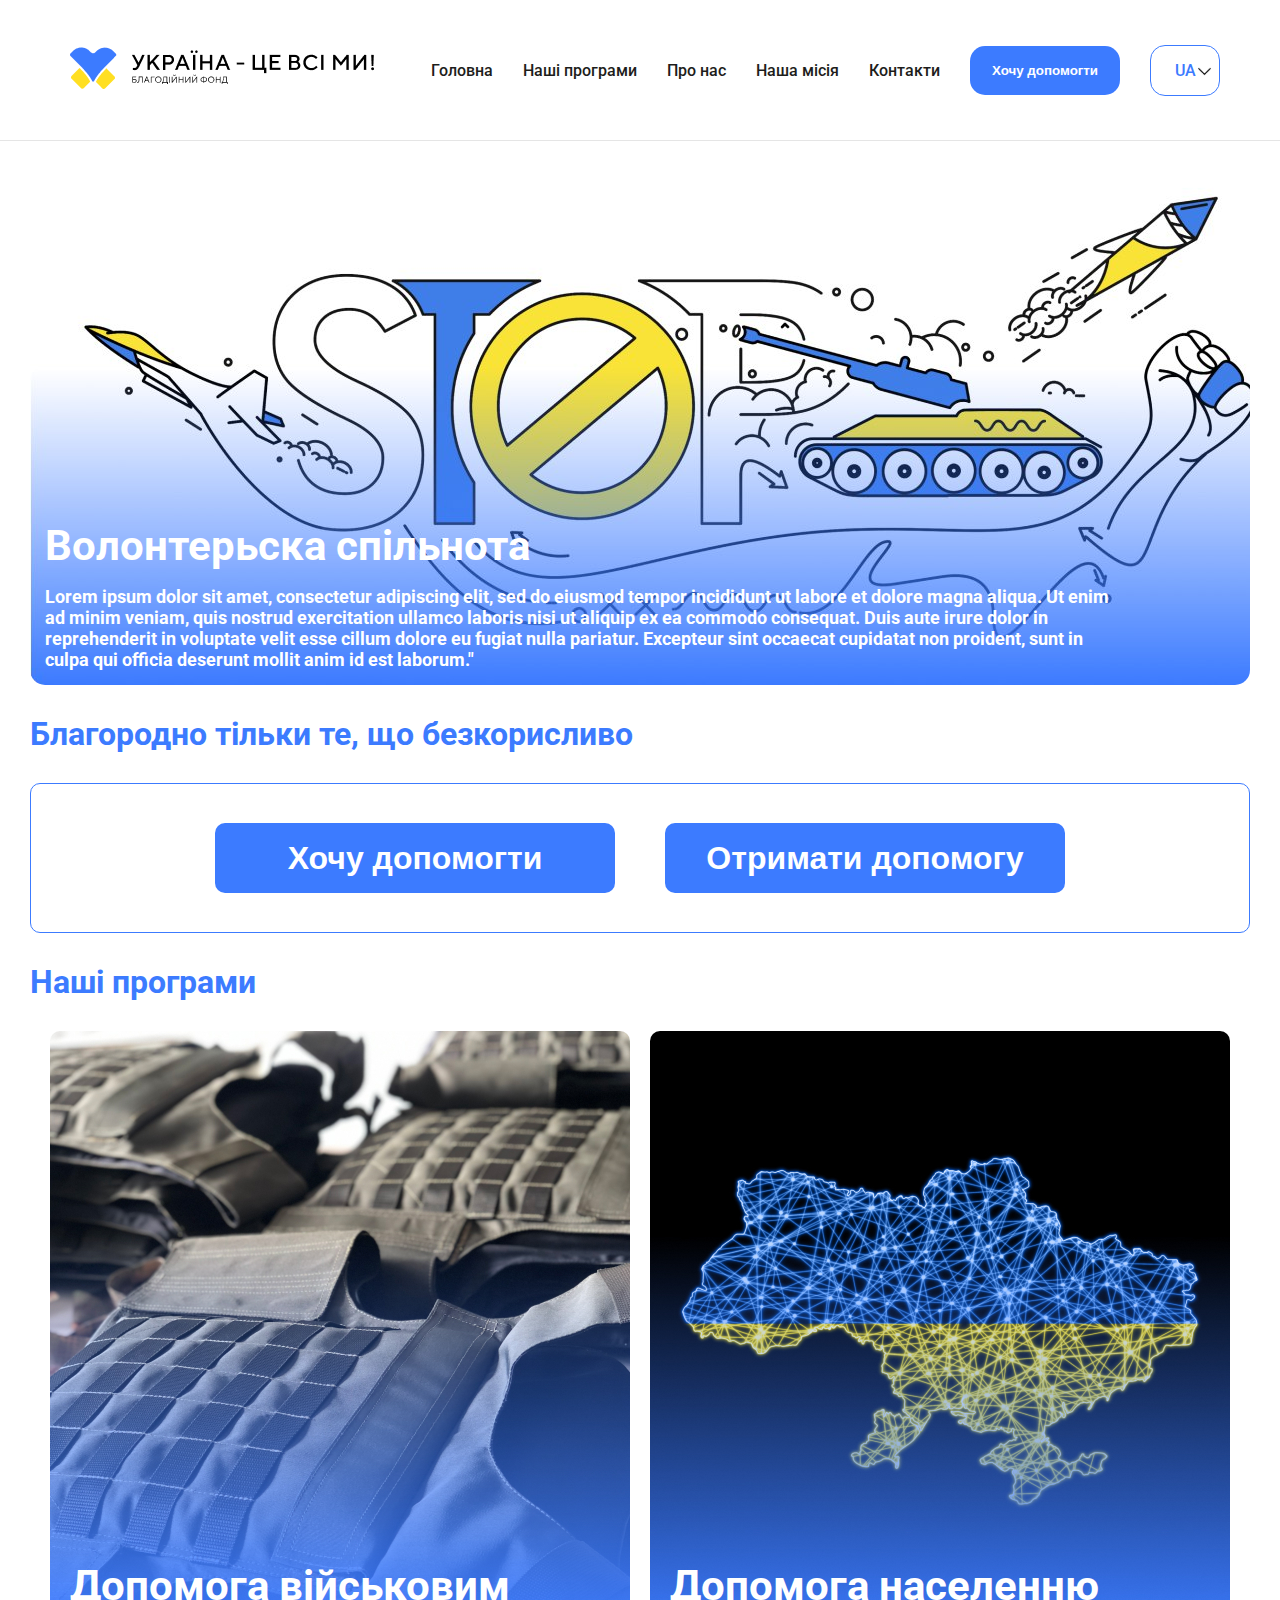
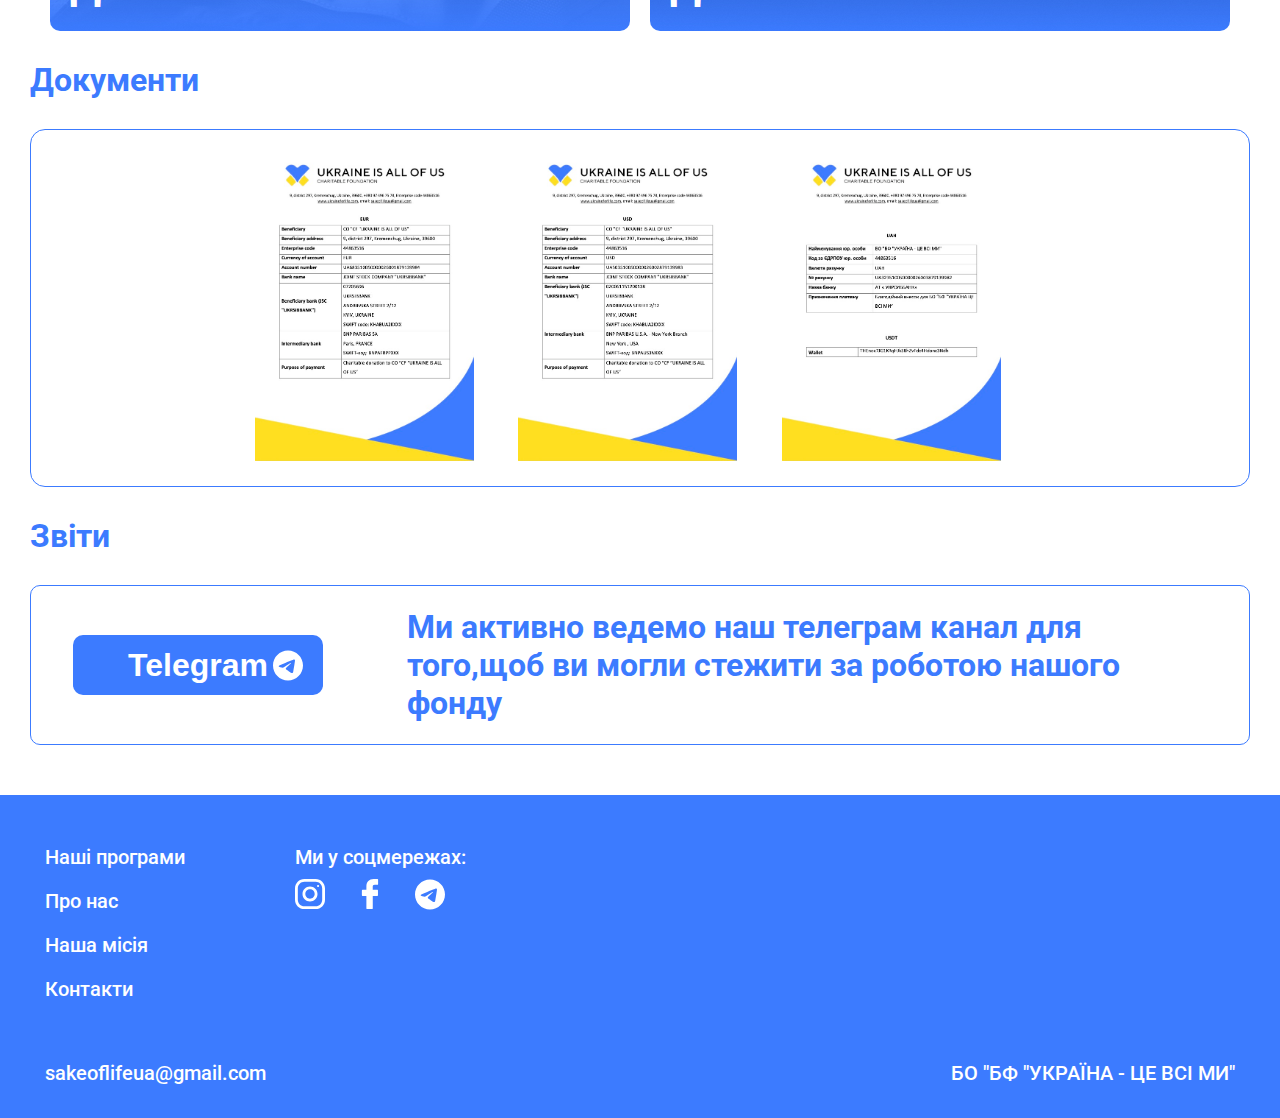
<file: index.html>
<!DOCTYPE html>
<html lang="en">

<head>
    <meta charset="UTF-8">
    <meta http-equiv="X-UA-Compatible" content="IE=edge">
    <meta name="viewport" content="width=device-width, initial-scale=1.0">
    <link rel="stylesheet" href="./assets/css/style.css">
    <title>Ukraine for life</title>
</head>

<body>
    <div class="wrapper">
        <section>
            <header class="header">
                <div class="header__container">
                    <div class="header__menu menu">
                        <div class="header__logo">
                            <a href="./index.html"><img src="./assets/img/Logo.png" alt=""></a>
                        </div>
                        <button class="header__icon">
                            <span></span>
                        </button>
                        <nav class="menu__body">
                            <ul class="menu__list">
                                <li class="menu__link"><a class="menu__link-padding" lang-key="en_1"
                                        href="./index.html">Головна</a></li>
                                <li class="menu__link"><a class="menu__link-padding" lang-key="en_2"
                                        href="./programs.html">Наші програми</a></li>
                                <li class="menu__link"><a class="menu__link-padding" lang-key="en_3"
                                        href="./about.html">Про нас</a></li>
                                <li class="menu__link"><a class="menu__link-padding" lang-key="en_4"
                                        href="./mission.html">Наша місія</a></li>
                                <li class="menu__link"><a class="menu__link-padding" lang-key="en_5"
                                        href="./сontacts.html">Контакти</a></li>
                                <button class="menu__btn"> <a lang-key="en_6" href="./сontacts.html">Хочу допомогти
                                    </a></button>
                                <li class="menu__lang"><a class="uashow" href="#">UA</a><a class="enhidden"
                                        href="#">EN</a></li>
                                <li class="menu__langhidden"><a class="uashowsmall" href="#">UA</a><a
                                        class="enhiddensmall" href="#">EN</a></li>
                                <ul class="menu__sub-list">
                                    <li data-lang="ua" id="ukrbtn" class="menu__sub-ualang"><a href="#">UA</a></li>
                                    <li data-lang="en" id="enbtn" class="menu__sub-enlang"><a href="#">EN</a></li>
                                </ul>
                            </ul>
                        </nav>
                    </div>
                </div>
            </header>
        </section>
        <section>
            <main class="content">
                <div class="container">
                    <div class="blockimg">
                        <h3 class="blockimg__title" lang-key="en_7">Волонтерьска спільнота</h3>
                        <p class="blockimg__text">Lorem ipsum dolor sit amet, consectetur adipiscing elit, sed do
                            eiusmod
                            tempor incididunt ut labore et dolore magna aliqua.
                            Ut enim ad minim veniam, quis nostrud exercitation ullamco laboris nisi ut aliquip ex ea
                            commodo
                            consequat. Duis aute irure dolor
                            in reprehenderit in voluptate velit esse cillum dolore eu fugiat nulla pariatur. Excepteur
                            sint
                            occaecat cupidatat non proident, sunt in
                            culpa qui officia deserunt mollit anim id est laborum."</p>
                        <p class="blockimg__hidden">Lorem ipsum dolor sit amet, consectetur adipiscing elit, sed do
                            eiusmod
                            tempor incididunt ut labore et dolore magna aliqua.</p>
                    </div>
                    <h2 class="title" lang-key="en_8">Благородно тільки те, що безкорисливо</h2>
                    <div class="helpblock">
                        <div class="helpblock__row">
                            <button class="helpblock__btn" lang-key="en_6">Хочу допомогти</button>
                            <button class="helpblock__btnpopup" lang-key="en_9">Отримати допомогу</button>
                        </div>
                    </div>
                    <h2 class="title" lang-key="en_2">Наші програми</h2>
                    <div class="programblock">
                        <div class="programblock__row">
                            <a class="programblock__itemmilitary" lang-key="en_13" href="./programs.html">Допомога
                                військовим</a>
                            <a class="programblock__itempublic" lang-key="en_14" href="./programs.html">Допомога
                                населенню</a>
                        </div>
                    </div>
                    <h2 class="title" lang-key="en_15">Документи</h2>
                    <div class="documentblock">
                        <div class="documentblock__body">
                            <div class="documentblock__row">
                                <div class="documentblock__card hover ">
                                    <img class="documentblock__img " src="./assets/img/1650650268-payment-en-1.jpg"
                                        alt="">
                                </div>
                                <div class="documentblock__card hover ">
                                    <img class="documentblock__img " src="./assets/img/1650650287-payment-en-2.jpg"
                                        alt="">
                                </div>
                                <div class="documentblock__card hover">
                                    <img class="documentblock__img " src="./assets/img/1650650300-payment-en-3.jpg"
                                        alt="">
                                </div>
                            </div>
                        </div>
                    </div>
                    <h2 class="title" lang-key="en_16">Звіти</h2>
                    <div class="reportblock">
                        <div class="reportblock__body">
                            <div class="reportblock__row">
                                <button class="reportblock__btn"><a class="reportblock__linktg"
                                        href="https://t.me/TARASISHE">Telegram</a></button>
                                <p class="reportblock__text" lang-key="en_17">Ми активно ведемо наш телеграм канал для
                                    того,щоб ви могли стежити за роботою нашого фонду</p>
                            </div>
                        </div>
                    </div>
                </div>
            </main>
        </section>
        <section>
            <footer class="footer">
                <div class="footer__container">
                    <div class="footer__row">
                        <ul class="footer__menu ">
                            <li class="footer__link"><a lang-key="en_2" href="./programs.html">Наші програми</a></li>
                            <li class="footer__link"><a lang-key="en_3" href="./about.html">Про нас</a></li>
                            <li class="footer__link"><a lang-key="en_4" href="./mission.html">Наша місія</a></li>
                            <li class="footer__link"><a lang-key="en_5" href="./сontacts.html">Контакти</a></li>
                        </ul>
                        <div class="footer__social social">
                            <p class="social__title" lang-key="en_18">Ми у соцмережах:</p>
                            <ul class="social__row">
                                <li class="social__link"><a href="https://t.me/TARASISHE""><img
                                            src=" ./assets/img/inst.svg" alt=""></a></li>
                                <li class="social__link"><a href="https://t.me/TARASISHE""><img src="
                                        ./assets/img/facebook.svg" alt=""></a>
                                </li>
                                <li class="social__link"><a href=""><img src="./assets/img/telegram.svg"
                                            alt="https://t.me/TARASISHE"></a>
                                </li>
                            </ul>
                        </div>
                    </div>
                    <div class="footer__copyright">
                        <a class="footer__email" href="">sakeoflifeua@gmail.com</a>
                        <p class="footer__fond">БО "БФ "УКРАЇНА - ЦЕ ВСІ МИ"</p>
                    </div>
                </div>
            </footer>
        </section>
    </div>
    <div class="popup" id="popup">
        <div class="popup__body">
            <form id="form" class="popup__content">
                <div class="popup__title" lang-key="en_9">Отримати допомогу</div>
                <input class="user__name _req" type="text" name="user__name" id="username" placeholder="Ваше ім'я*"
                    lang-key="en_10">
                <input class="user__email _req _email" type="email" name="user__email" id="useremail"
                    placeholder="Ваш e-mail*">
                <input class="user__tel _req" type="tel" name="user__tel" id="usertel" placeholder="Ваш телефон*">
                <textarea class="user__problem _req" name="problem" id="userprob"
                    placeholder=" Опишіть Вашу проблему*"></textarea>
                <button class="submit" lang-key="en_11">Відправити</button>
                <button class="loading"></button>
                <button class="cancel" lang-key="en_12">Скасувати</button>

            </form>
        </div>
    </div>
    <div class="slider">
        <div class="slider__container">
            <div class="slider__pages">1/3</div>
            <img src="./assets/img/sliderclose.png" alt="" class="slider__close">
            <img src="./assets/img/sliderleft.png" alt="" class="slider__left">
            <img src="./assets/img/sliderright.png" alt="" class="slider__right">
            <div class="slider__body"></div>
        </div>
    </div>
    <script type="module" src="./assets/js/main.js"></script>
</body>

</html>
</file>
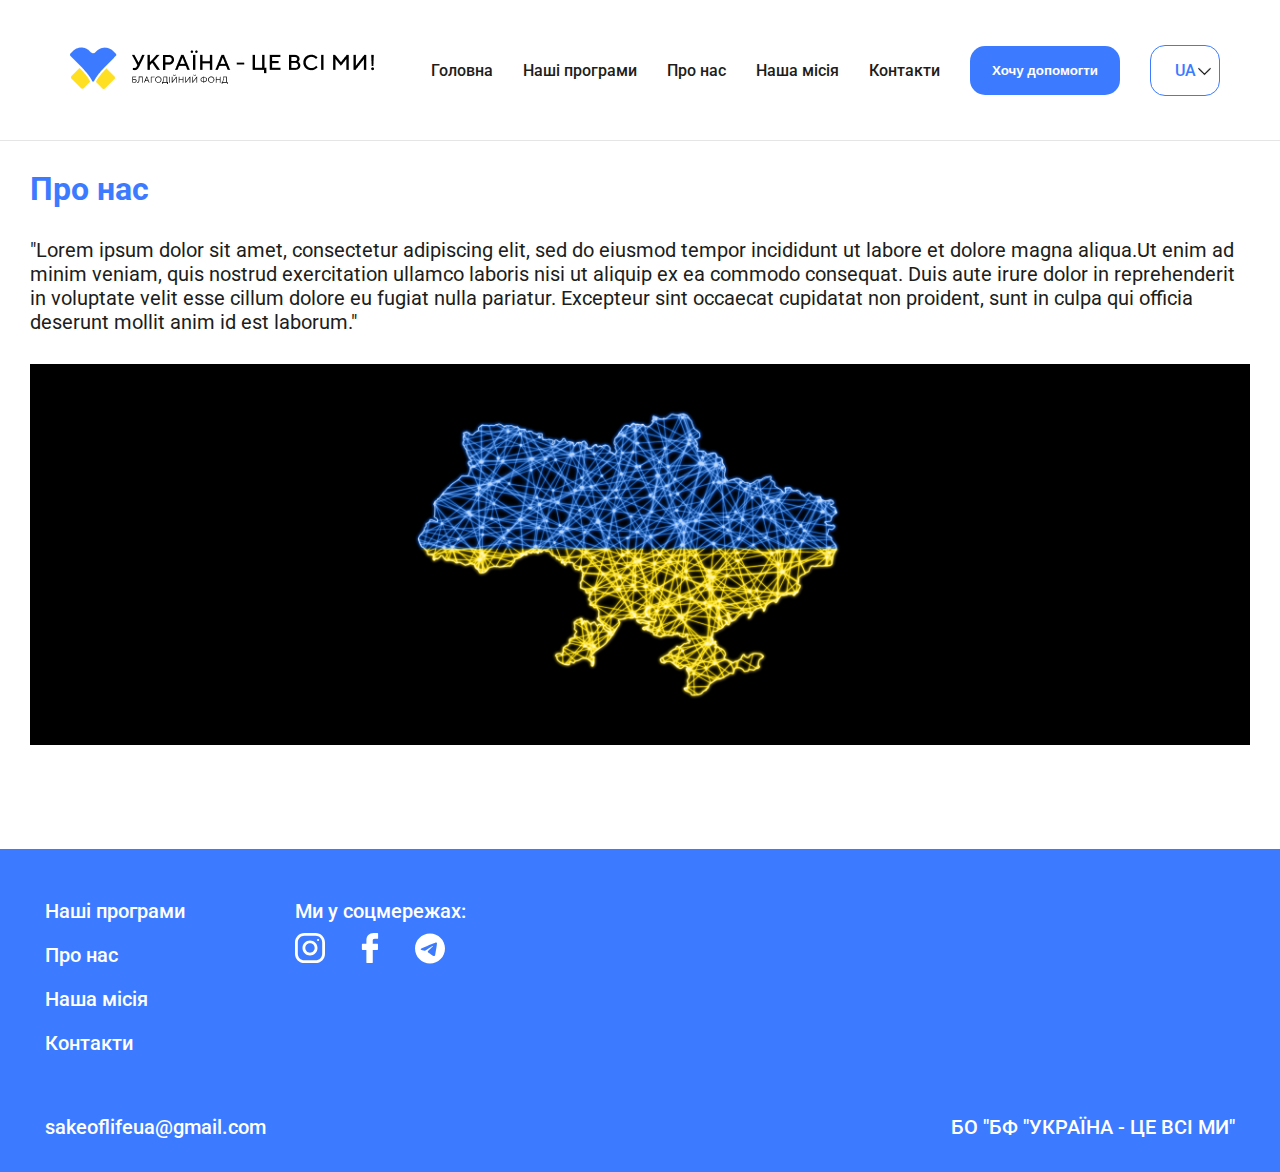
<file: about.html>
<!DOCTYPE html>
<html lang="en">

<head>
    <meta charset="UTF-8">
    <meta http-equiv="X-UA-Compatible" content="IE=edge">
    <meta name="viewport" content="width=device-width, initial-scale=1.0">
    <link rel="stylesheet" href="./assets/css/about.css">
    <title>Ukraine for life</title>
</head>

<body>
    <div class="wrapper">
        <section>
            <header class="header">
                <div class="header__container">
                    <div class="header__menu menu">
                        <div class="header__logo">
                            <a href="./index.html"><img src="./assets/img/Logo.png" alt=""></a>
                        </div>
                        <div class="header__icon">
                            <span></span>
                        </div>
                        <nav class="menu__body">
                            <ul class="menu__list">
                                <li class="menu__link "><a lang-key="en_1" href="./index.html">Головна</a></li>
                                <li class="menu__link "><a lang-key="en_2" href="./programs.html">Наші
                                        програми</a></li>
                                <li class="menu__link "><a lang-key="en_3" href="./about.html">Про
                                        нас</a></li>
                                <li class="menu__link "><a lang-key="en_4" href="./mission.html">Наша
                                        місія</a></li>
                                <li class="menu__link "><a lang-key="en_5" href="./сontacts.html">Контакти</a></li>
                                <button class="menu__btn"> <a lang-key="en_6" href="./сontacts.html">Хочу допомогти
                                    </a></button>
                                <li class="menu__lang"><a class="uashow" href="#">UA</a><a class="enhidden"
                                        href="#">EN</a></li>
                                <li class="menu__langhidden"><a class="uashowsmall" href="#">UA</a><a
                                        class="enhiddensmall" href="#">EN</a></li>
                                <ul class="menu__sub-list">
                                    <li data-lang="ua" id="ukrbtn" class="menu__sub-ualang"><a href="#">UA</a></li>
                                    <li data-lang="en" id="enbtn" class="menu__sub-enlang"><a href="#">EN</a></li>
                                </ul>
                            </ul>
                        </nav>
                    </div>
                </div>
            </header>
        </section>
        <section>
            <main class="content">
                <div class="container">
                    <div class="block">
                        <h2 class="title" lang-key="en_3">Про нас</h2>
                        <p class="block__text">"Lorem ipsum dolor sit amet, consectetur adipiscing elit, sed do eiusmod
                            tempor incididunt ut labore et dolore magna aliqua.Ut enim ad minim
                            veniam, quis nostrud exercitation ullamco laboris nisi ut aliquip ex ea commodo consequat.
                            Duis
                            aute irure dolor in reprehenderit in voluptate
                            velit esse cillum dolore eu fugiat nulla pariatur. Excepteur sint occaecat cupidatat non
                            proident, sunt in culpa qui officia deserunt mollit anim
                            id est laborum."
                        </p>
                        <img class="block__img" src="./assets/img/bigmap.jpg" alt="">
                    </div>
                </div>
            </main>
        </section>
        <section>
            <footer class="footer">
                <div class="footer__container">
                    <div class="footer__row">
                        <ul class="footer__menu ">
                            <li class="footer__link"><a lang-key="en_2" href="./programs.html">Наші програми</a></li>
                            <li class="footer__link"><a lang-key="en_3" href="./about.html">Про нас</a></li>
                            <li class="footer__link"><a lang-key="en_4" href="./mission.html">Наша місія</a></li>
                            <li class="footer__link"><a lang-key="en_5" href="./сontacts.html">Контакти</a></li>
                        </ul>
                        <div class="footer__social social">
                            <p class="social__title" lang-key="en_18">Ми у соцмережах:</p>
                            <ul class="social__row">
                                <li class="social__link"><a href=""><img src="./assets/img/inst.svg" alt=""></a></li>
                                <li class="social__link"><a href=""><img src="./assets/img/facebook.svg" alt=""></a>
                                </li>
                                <li class="social__link"><a href=""><img src="./assets/img/telegram.svg" alt=""></a>
                                </li>
                            </ul>
                        </div>
                    </div>
                    <div class="footer__copyright">
                        <a class="footer__email" href="">sakeoflifeua@gmail.com</a>
                        <p class="footer__fond">БО "БФ "УКРАЇНА - ЦЕ ВСІ МИ"</p>
                    </div>
                </div>
            </footer>
        </section>
    </div>

    <script type="module" src="./assets/js/about.js"></script>
</body>

</html>
</file>
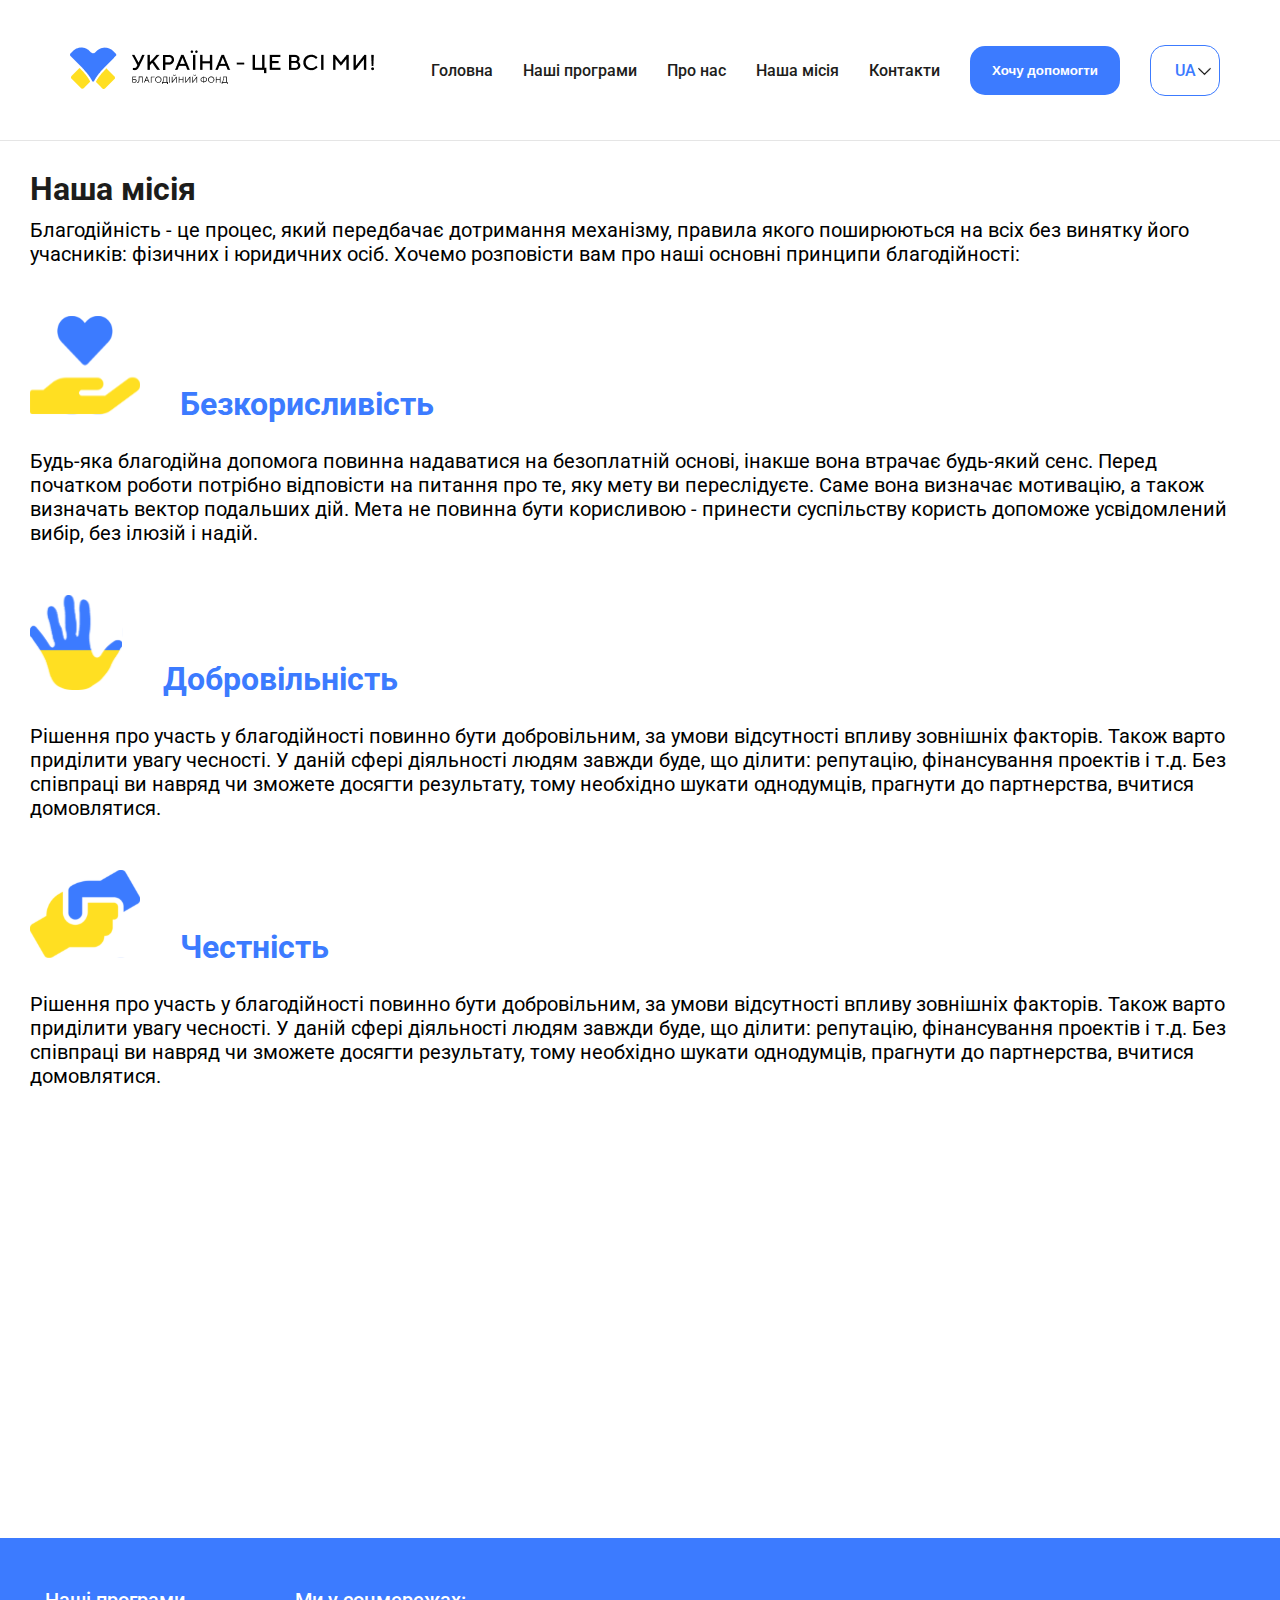
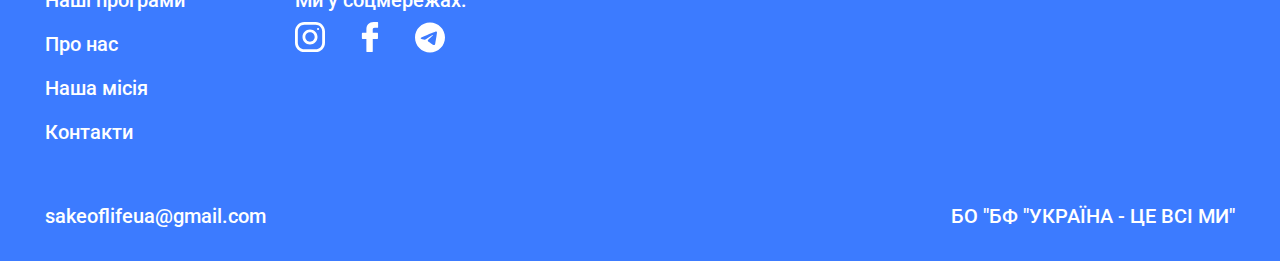
<file: mission.html>
<!DOCTYPE html>
<html lang="en">

<head>
    <meta charset="UTF-8">
    <meta http-equiv="X-UA-Compatible" content="IE=edge">
    <meta name="viewport" content="width=device-width, initial-scale=1.0">
    <link rel="stylesheet" href="./assets/css/mission.css">
    <title>Ukraine for life</title>
</head>

<body>
    <div class="wrapper">
        <section>
            <header class="header">
                <div class="header__container">
                    <div class="header__menu menu">
                        <div class="header__logo">
                            <a href="./index.html"><img src="./assets/img/Logo.png" alt=""></a>
                        </div>
                        <div class="header__icon">
                            <span></span>
                        </div>
                        <nav class="menu__body">
                            <ul class="menu__list">
                                <li class="menu__link"><a lang-key="en_1" href="./index.html">Головна</a></li>
                                <li class="menu__link"><a lang-key="en_2" href="./programs.html">Наші програми</a></li>
                                <li class="menu__link"><a lang-key="en_3" href="./about.html">Про нас</a></li>
                                <li class="menu__link"><a lang-key="en_4" href="./mission.html">Наша місія</a></li>
                                <li class="menu__link"><a lang-key="en_5" href="./сontacts.html">Контакти</a></li>
                                <button class="menu__btn"> <a lang-key="en_6" href="./сontacts.html">Хочу допомогти
                                    </a></button>
                                <li class="menu__lang"><a class="uashow" href="#">UA</a><a class="enhidden"
                                        href="#">EN</a></li>
                                <li class="menu__langhidden"><a class="uashowsmall" href="#">UA</a><a
                                        class="enhiddensmall" href="#">EN</a></li>
                                <ul class="menu__sub-list">
                                    <li data-lang="ua" id="ukrbtn" class="menu__sub-ualang"><a href="#">UA</a></li>
                                    <li data-lang="en" id="enbtn" class="menu__sub-enlang"><a href="#">EN</a></li>
                                </ul>
                            </ul>
                        </nav>
                    </div>
                </div>
            </header>
        </section>
        <section>
            <main class="content">
                <div class="container">
                    <div class="block">
                        <div class="main__title" lang-key="en_4">Наша місія</div>
                        <div class="text" lang-key="en_19">Благодійність - це процес, який передбачає дотримання
                            механізму, правила якого
                            поширюються на всіх без винятку його учасників:
                            фізичних і юридичних осіб. Хочемо розповісти вам про наші основні принципи благодійності:
                        </div>
                        <div class="row">
                            <img src="./assets/img/handheart.svg" alt="" class="img">
                            <div class="sub__title" lang-key="en_20">Безкорисливість</div>
                        </div>
                        <div class="text" lang-key="en_21">Будь-яка благодійна допомога повинна надаватися на
                            безоплатній основі, інакше
                            вона втрачає будь-який сенс. Перед початком роботи
                            потрібно відповісти на питання про те, яку мету ви переслідуєте. Саме вона визначає
                            мотивацію, а також визначать вектор подальших дій.
                            Мета не повинна бути корисливою - принести суспільству користь допоможе усвідомлений вибір,
                            без ілюзій і надій.</div>
                        <div class="row">
                            <img src="./assets/img/highfive.svg" alt="" class="img">
                            <div class="sub__title" lang-key="en_22">Добровільність</div>
                        </div>
                        <div class="text" lang-key="en_23">Рішення про участь у благодійності повинно бути добровільним,
                            за умови
                            відсутності впливу зовнішніх факторів. Також варто приділити
                            увагу чесності. У даній сфері діяльності людям завжди буде, що ділити: репутацію,
                            фінансування проектів і т.д. Без співпраці ви навряд чи
                            зможете досягти результату, тому необхідно шукати однодумців, прагнути до партнерства,
                            вчитися домовлятися.</div>
                        <div class="row">
                            <img src="./assets/img/handshake.svg" alt="" class="img">
                            <div class="sub__title" lang-key="en_24">Честність</div>
                        </div>
                        <div class="text" lang-key="en_23">Рішення про участь у благодійності повинно бути добровільним,
                            за умови
                            відсутності впливу зовнішніх факторів. Також варто приділити
                            увагу чесності. У даній сфері діяльності людям завжди буде, що ділити: репутацію,
                            фінансування проектів і т.д. Без співпраці ви навряд чи
                            зможете досягти результату, тому необхідно шукати однодумців, прагнути до партнерства,
                            вчитися домовлятися.</div>
                    </div>
                </div>
            </main>
        </section>
        <section>
            <footer class="footer">
                <div class="footer__container">
                    <div class="footer__row">
                        <ul class="footer__menu ">
                            <li class="footer__link"><a lang-key="en_2" href="./programs.html">Наші програми</a></li>
                            <li class="footer__link"><a lang-key="en_3" href="./about.html">Про нас</a></li>
                            <li class="footer__link"><a lang-key="en_4" href="./mission.html">Наша місія</a></li>
                            <li class="footer__link"><a lang-key="en_5" href="./сontacts.html">Контакти</a></li>
                        </ul>
                        <div class="footer__social social">
                            <p class="social__title" lang-key="en_18">Ми у соцмережах:</p>
                            <ul class="social__row">
                                <li class="social__link"><a href=""><img src="./assets/img/inst.svg" alt=""></a></li>
                                <li class="social__link"><a href=""><img src="./assets/img/facebook.svg" alt=""></a>
                                </li>
                                <li class="social__link"><a href=""><img src="./assets/img/telegram.svg" alt=""></a>
                                </li>
                            </ul>
                        </div>
                    </div>
                    <div class="footer__copyright">
                        <a class="footer__email" href="">sakeoflifeua@gmail.com</a>
                        <p class="footer__fond">БО "БФ "УКРАЇНА - ЦЕ ВСІ МИ"</p>
                    </div>
                </div>
            </footer>
        </section>
    </div>

    <script type="module" src="./assets/js/mission.js"></script>
</body>

</html>
</file>
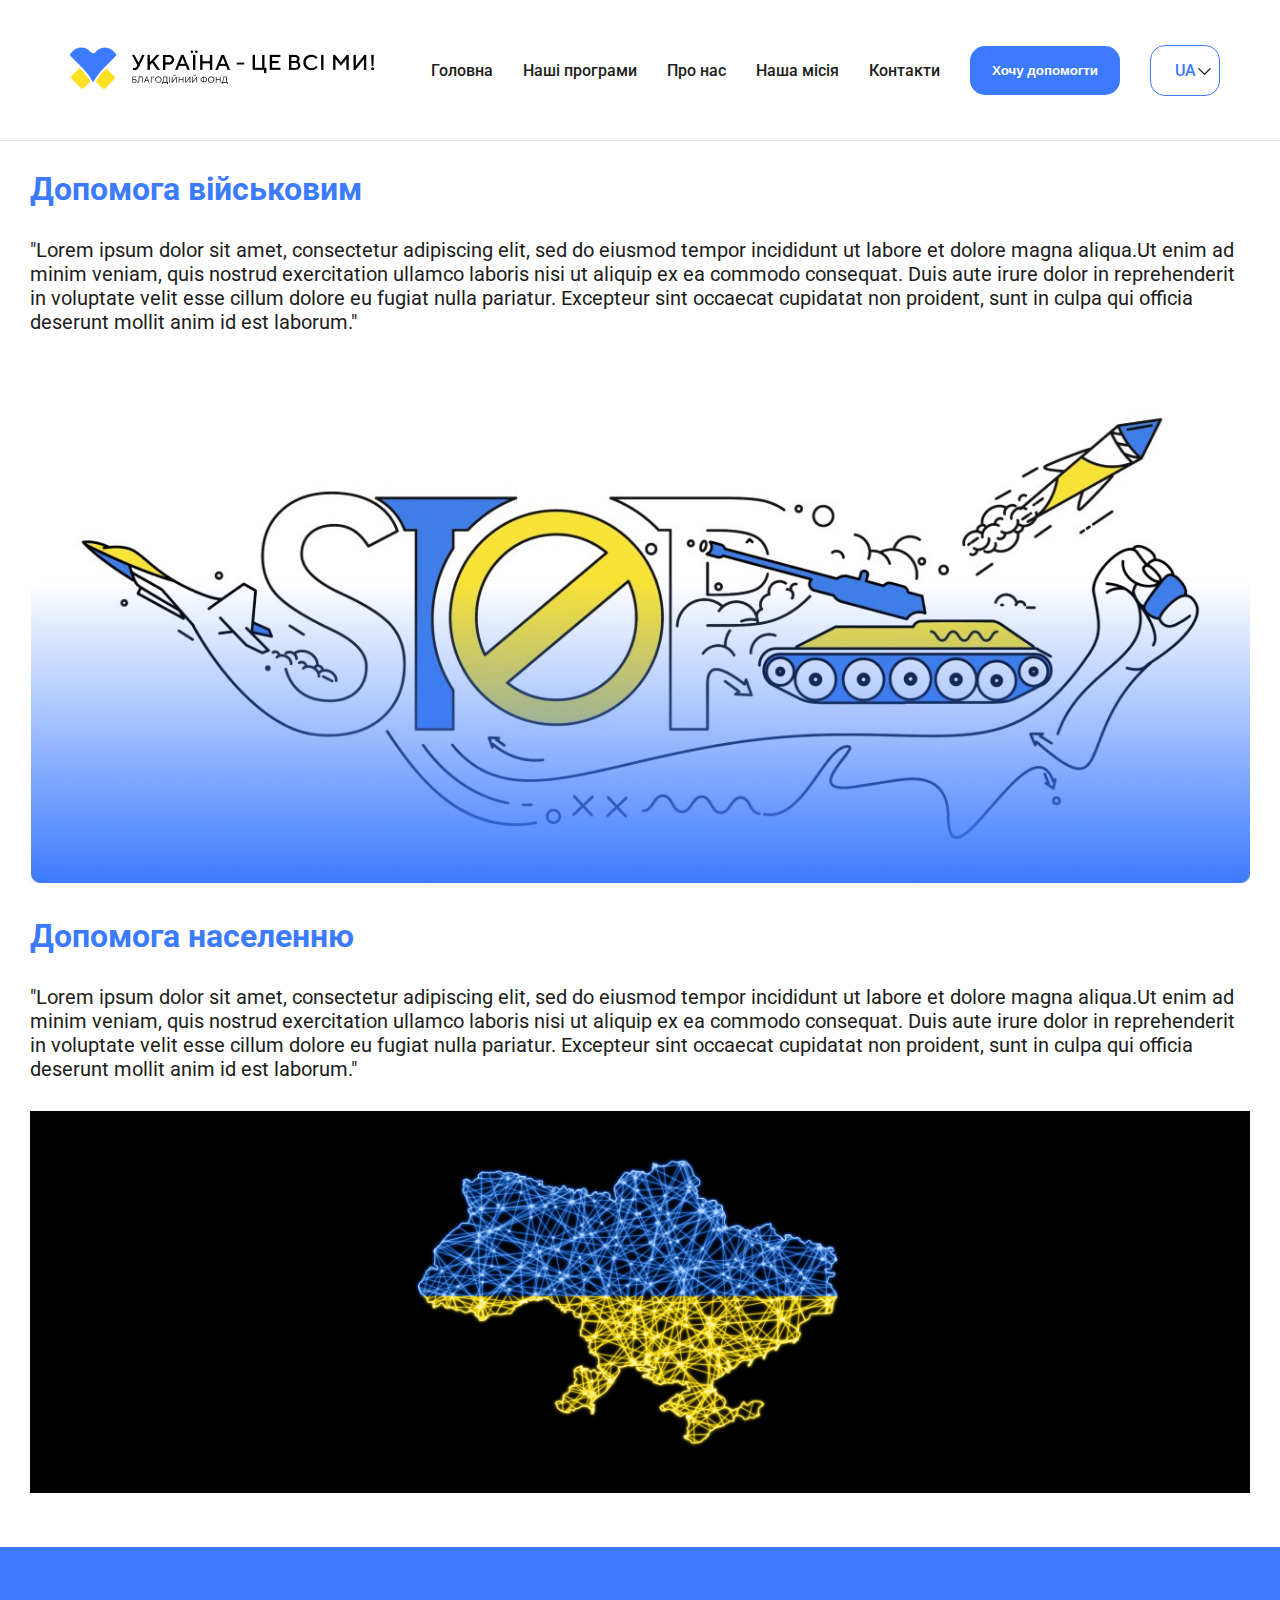
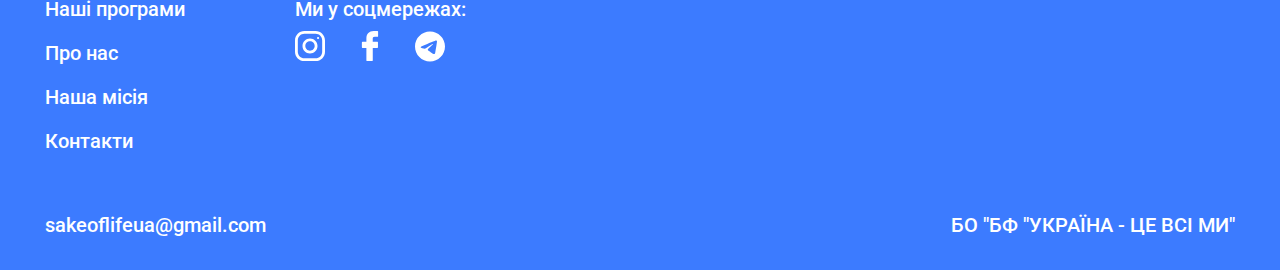
<file: programs.html>
<!DOCTYPE html>
<html lang="en">

<head>
    <meta charset="UTF-8">
    <meta http-equiv="X-UA-Compatible" content="IE=edge">
    <meta name="viewport" content="width=device-width, initial-scale=1.0">
    <link rel="stylesheet" href="./assets/css/programs.css">
    <title>Ukraine for life</title>
</head>

<body>
    <div class="wrapper">
        <section>
            <header class="header">
                <div class="header__container">
                    <div class="header__menu menu">
                        <div class="header__logo">
                            <a href="./index.html"><img src="./assets/img/Logo.png" alt=""></a>
                        </div>
                        <div class="header__icon">
                            <span></span>
                        </div>
                        <nav class="menu__body">
                            <ul class="menu__list">
                                <li class="menu__link"><a lang-key="en_1" href="./index.html">Головна</a></li>
                                <li class="menu__link"><a lang-key="en_2" href="./programs.html">Наші програми</a></li>
                                <li class="menu__link"><a lang-key="en_3" href="./about.html">Про нас</a></li>
                                <li class="menu__link"><a lang-key="en_4" href="./mission.html">Наша місія</a></li>
                                <li class="menu__link"><a lang-key="en_5" href="./сontacts.html">Контакти</a></li>
                                <button class="menu__btn"> <a lang-key="en_6" href="./сontacts.html">Хочу допомогти
                                    </a></button>
                                <li class="menu__lang"><a class="uashow" href="#">UA</a><a class="enhidden"
                                        href="#">EN</a></li>
                                <li class="menu__langhidden"><a class="uashowsmall" href="#">UA</a><a
                                        class="enhiddensmall" href="#">EN</a></li>
                                <ul class="menu__sub-list">
                                    <li data-lang="ua" id="ukrbtn" class="menu__sub-ualang"><a href="#">UA</a></li>
                                    <li data-lang="en" id="enbtn" class="menu__sub-enlang"><a href="#">EN</a></li>
                                </ul>
                            </ul>
                        </nav>
                    </div>
                </div>
            </header>
        </section>
        <section>
            <main class="content">
                <div class="container">
                    <div class="block">
                        <h2 class="title" lang-key="en_13">Допомога військовим</h2>
                        <p class="block__text">"Lorem ipsum dolor sit amet, consectetur adipiscing elit, sed do eiusmod
                            tempor incididunt ut labore et dolore magna aliqua.Ut enim ad minim
                            veniam, quis nostrud exercitation ullamco laboris nisi ut aliquip ex ea commodo consequat.
                            Duis
                            aute irure dolor in reprehenderit in voluptate
                            velit esse cillum dolore eu fugiat nulla pariatur. Excepteur sint occaecat cupidatat non
                            proident, sunt in culpa qui officia deserunt mollit anim
                            id est laborum."
                        </p>
                        <img class="block__img" src="./assets/img/mainimg.jpg" alt="">

                        <h2 class="title" lang-key="en_14">Допомога населенню</h2>
                        <p class="block__text">"Lorem ipsum dolor sit amet, consectetur adipiscing elit, sed do eiusmod
                            tempor incididunt ut labore et dolore magna aliqua.Ut enim ad minim
                            veniam, quis nostrud exercitation ullamco laboris nisi ut aliquip ex ea commodo consequat.
                            Duis
                            aute irure dolor in reprehenderit in voluptate
                            velit esse cillum dolore eu fugiat nulla pariatur. Excepteur sint occaecat cupidatat non
                            proident, sunt in culpa qui officia deserunt mollit anim
                            id est laborum."
                        </p>
                        <img class="block__img" src="./assets/img/bigmap.jpg" alt="">
                    </div>
                </div>
            </main>
        </section>
        <section>
            <footer class="footer">
                <div class="footer__container">
                    <div class="footer__row">
                        <ul class="footer__menu ">
                            <li class="footer__link"><a lang-key="en_2" href="./programs.html">Наші програми</a></li>
                            <li class="footer__link"><a lang-key="en_3" href="./about.html">Про нас</a></li>
                            <li class="footer__link"><a lang-key="en_4" href="./mission.html">Наша місія</a></li>
                            <li class="footer__link"><a lang-key="en_5" href="./сontacts.html">Контакти</a></li>
                        </ul>
                        <div class="footer__social social">
                            <p class="social__title" lang-key="en_18">Ми у соцмережах:</p>
                            <ul class="social__row">
                                <li class="social__link"><a href=""><img src="./assets/img/inst.svg" alt=""></a></li>
                                <li class="social__link"><a href=""><img src="./assets/img/facebook.svg" alt=""></a>
                                </li>
                                <li class="social__link"><a href=""><img src="./assets/img/telegram.svg" alt=""></a>
                                </li>
                            </ul>
                        </div>
                    </div>
                    <div class="footer__copyright">
                        <a class="footer__email" href="">sakeoflifeua@gmail.com</a>
                        <p class="footer__fond">БО "БФ "УКРАЇНА - ЦЕ ВСІ МИ"</p>
                    </div>
                </div>
            </footer>
        </section>
    </div>

    <script type="module" src="./assets/js/programm.js"></script>
</body>

</html>
</file>
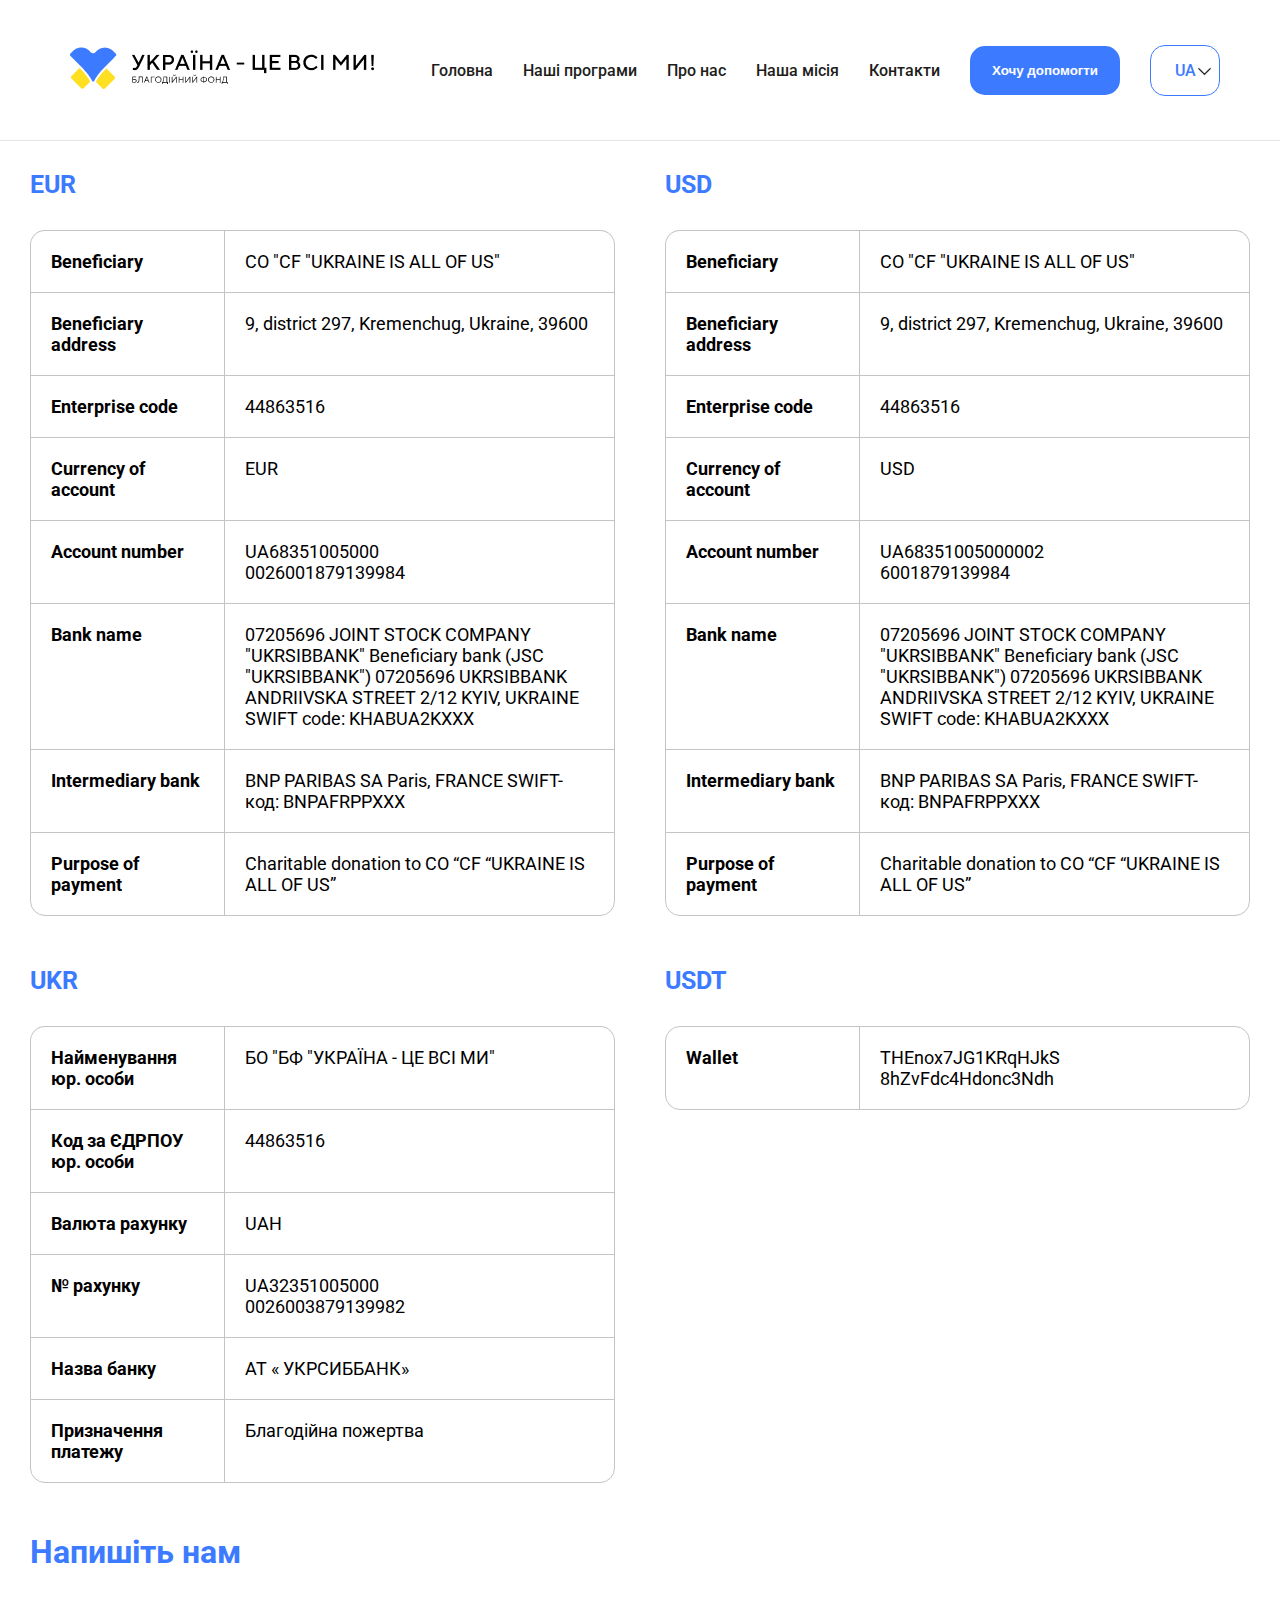
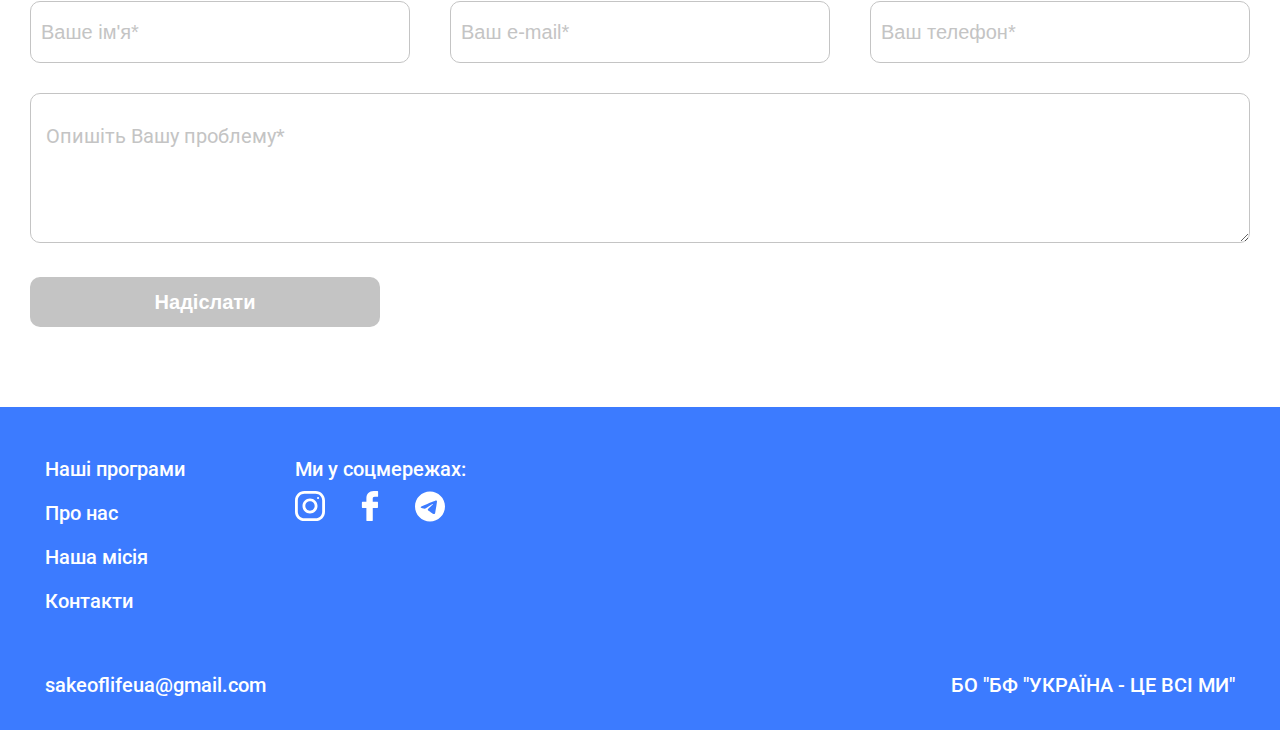
<file: сontacts.html>
<!DOCTYPE html>
<html lang="en">

<head>
    <meta charset="UTF-8">
    <meta http-equiv="X-UA-Compatible" content="IE=edge">
    <meta name="viewport" content="width=device-width, initial-scale=1.0">
    <link rel="stylesheet" href="./assets/css/contact.css">
    <title>Ukraine for life</title>
</head>

<body>
    <div class="wrapper">
        <section>
            <header class="header">
                <div class="header__container">
                    <div class="header__menu menu">
                        <div class="header__logo">
                            <a href="./index.html"><img src="./assets/img/Logo.png" alt=""></a>
                        </div>
                        <div class="header__icon">
                            <span></span>
                        </div>
                        <nav class="menu__body">
                            <ul class="menu__list">
                                <li class="menu__link "><a lang-key="en_1" href="./index.html">Головна</a></li>
                                <li class="menu__link "><a lang-key="en_2" href="./programs.html">Наші
                                        програми</a></li>
                                <li class="menu__link "><a lang-key="en_3" href="./about.html">Про
                                        нас</a></li>
                                <li class="menu__link "><a lang-key="en_4" href="./mission.html">Наша
                                        місія</a></li>
                                <li class="menu__link "><a lang-key="en_5" href="./сontacts.html">Контакти</a></li>
                                <button class="menu__btn"> <a lang-key="en_6" href="./сontacts.html">Хочу
                                        допомогти</a> </button>
                                <li class="menu__lang"><a class="uashow" href="#">UA</a><a class="enhidden"
                                        href="#">EN</a></li>
                                <li class="menu__langhidden"><a class="uashowsmall" href="#">UA</a><a
                                        class="enhiddensmall" href="#">EN</a></li>
                                <ul class="menu__sub-list">
                                    <li data-lang="ua" id="ukrbtn" class="menu__sub-ualang"><a href="#">UA</a></li>
                                    <li data-lang="en" id="enbtn" class="menu__sub-enlang"><a href="#">EN</a></li>
                                </ul>
                            </ul>
                        </nav>
                    </div>
                </div>
            </header>
        </section>
        <section>
            <main class="content">
                <div class="container">
                    <div class="block">
                        <div class="table">
                            <h2 class="table__title">EUR</h2>
                            <div class="table__row rounded">
                                <h2 class="table__left">Beneficiary</h2>
                                <p class="table__right">CO "CF "UKRAINE IS ALL OF US"</p>
                            </div>
                            <div class="table__row">
                                <h2 class="table__left">Beneficiary address</h2>
                                <p class="table__right">9, district 297, Kremenchug, Ukraine, 39600</p>
                            </div>
                            <div class="table__row">
                                <h2 class="table__left">Enterprise code</h2>
                                <p class="table__right">44863516</p>
                            </div>
                            <div class="table__row">
                                <h2 class="table__left">Currency of account </h2>
                                <p class="table__right">EUR</p>
                            </div>
                            <div class="table__row">
                                <h2 class="table__left">Account number</h2>
                                <p class="table__right">UA68351005000<br>0026001879139984</p>
                            </div>
                            <div class="table__row">
                                <h2 class="table__left">Bank name</h2>
                                <p class="table__right">07205696
                                    JOINT STOCK COMPANY "UKRSIBBANK"
                                    Beneficiary bank (JSC
                                    "UKRSIBBANK") 07205696
                                    UKRSIBBANK
                                    ANDRIIVSKA STREET 2/12
                                    KYIV, UKRAINE
                                    SWIFT code: KHABUA2KXXX
                                </p>
                            </div>
                            <div class="table__row">
                                <h2 class="table__left">Intermediary bank</h2>
                                <p class="table__right">BNP PARIBAS SA
                                    Paris, FRANCE
                                    SWIFT-код: BNPAFRPPXXX</p>
                            </div>
                            <div class="table__rowend roundedend">
                                <h2 class="table__left">Purpose of payment</h2>
                                <p class="table__right">Charitable donation to CO “CF “UKRAINE IS ALL OF US”</p>
                            </div>
                        </div>
                        <div class="table">
                            <h2 class="table__title">USD</h2>
                            <div class="table__row rounded">
                                <h2 class="table__left">Beneficiary</h2>
                                <p class="table__right">CO "CF "UKRAINE IS ALL OF US"</p>
                            </div>
                            <div class="table__row">
                                <h2 class="table__left">Beneficiary address</h2>
                                <p class="table__right">9, district 297, Kremenchug, Ukraine, 39600</p>
                            </div>
                            <div class="table__row">
                                <h2 class="table__left">Enterprise code</h2>
                                <p class="table__right">44863516</p>
                            </div>
                            <div class="table__row">
                                <h2 class="table__left">Currency of account </h2>
                                <p class="table__right">USD</p>
                            </div>
                            <div class="table__row">
                                <h2 class="table__left">Account number</h2>
                                <p class="table__right">UA68351005000002<br>6001879139984</p>
                            </div>
                            <div class="table__row">
                                <h2 class="table__left">Bank name</h2>
                                <p class="table__right">07205696
                                    JOINT STOCK COMPANY "UKRSIBBANK"
                                    Beneficiary bank (JSC
                                    "UKRSIBBANK") 07205696
                                    UKRSIBBANK
                                    ANDRIIVSKA STREET 2/12
                                    KYIV, UKRAINE
                                    SWIFT code: KHABUA2KXXX
                                </p>
                            </div>
                            <div class="table__row">
                                <h2 class="table__left">Intermediary bank</h2>
                                <p class="table__right">BNP PARIBAS SA
                                    Paris, FRANCE
                                    SWIFT-код: BNPAFRPPXXX</p>
                            </div>
                            <div class="table__rowend roundedend">
                                <h2 class="table__left">Purpose of payment</h2>
                                <p class="table__right">Charitable donation to CO “CF “UKRAINE IS ALL OF US”</p>
                            </div>
                        </div>
                        <div class="table">
                            <h2 class="table__title">UKR</h2>
                            <div class="table__row rounded">
                                <h2 class="table__left">Найменування юр. особи</h2>
                                <p class="table__right">БО "БФ "УКРАЇНА - ЦЕ ВСІ МИ"</p>
                            </div>
                            <div class="table__row">
                                <h2 class="table__left">Код за ЄДРПОУ юр. особи</h2>
                                <p class="table__right">44863516</p>
                            </div>
                            <div class="table__row">
                                <h2 class="table__left">Валюта рахунку</h2>
                                <p class="table__right">UAH</p>
                            </div>
                            <div class="table__row">
                                <h2 class="table__left">№ рахунку</h2>
                                <p class="table__right">UA32351005000<br>0026003879139982</p>
                            </div>
                            <div class="table__row">
                                <h2 class="table__left">Назва банку</h2>
                                <p class="table__right">АТ « УКРСИББАНК»</p>
                            </div>
                            <div class="table__rowend roundedend">
                                <h2 class="table__left">Призначення платежу</h2>
                                <p class="table__right">Благодійна пожертва </p>
                            </div>
                        </div>
                        <div class="table">
                            <h2 class="table__title">USDT</h2>
                            <div class="table__row border rounded roundedend">
                                <h2 class="table__left"> Wallet</h2>
                                <p class="table__right">THEnox7JG1KRqHJkS<br>8hZvFdc4Hdonc3Ndh</p>
                            </div>
                        </div>
                    </div>
                    <h2 class="title" lang-key="en_25">Напишіть нам</h2>
                    <form action="" id="form" class="form">
                        <div class="form__row">
                            <input class="form__name _req" type="text" name="user__name" id="username"
                                placeholder="Ваше ім'я*" lang-key="en_10">
                            <input class="form__email _req" type="email" name="user__email" id="useremail"
                                placeholder="Ваш e-mail*">
                            <input class="form__tel _req" type="tel" name="user__tel" id="usertel"
                                placeholder="Ваш телефон*">
                        </div>
                        <textarea class="form__problem _req" name="problem" id="userprob"
                            placeholder=" Опишіть Вашу проблему*"></textarea>
                        <button class="submit" lang-key="en_11">Надіслати</button>
                    </form>
                </div>
            </main>
        </section>
        <section>
            <footer class="footer">
                <div class="footer__container">
                    <div class="footer__row">
                        <ul class="footer__menu ">
                            <li class="footer__link"><a lang-key="en_2" href="./programs.html">Наші
                                    програми</a></li>
                            <li class="footer__link"><a lang-key="en_3" href="./about.html">Про нас</a></li>
                            <li class="footer__link"> <a lang-key="en_4" href="./mission.html">Наша місія</a></li>
                            <li class="footer__link"><a lang-key="en_5" href="./сontacts.html">Контакти</a></li>
                        </ul>
                        <div class="footer__social social">
                            <p class="social__title" lang-key="en_18">Ми у соцмережах:</p>
                            <ul class="social__row">
                                <li class="social__link"><a href=""><img src="./assets/img/inst.svg" alt=""></a></li>
                                <li class="social__link"><a href=""><img src="./assets/img/facebook.svg" alt=""></a>
                                </li>
                                <li class="social__link"><a href=""><img src="./assets/img/telegram.svg" alt=""></a>
                                </li>
                            </ul>
                        </div>
                    </div>
                    <div class="footer__copyright">
                        <a class="footer__email" href="">sakeoflifeua@gmail.com</a>
                        <p class="footer__fond">БО "БФ "УКРАЇНА - ЦЕ ВСІ МИ"</p>
                    </div>
                </div>
            </footer>
        </section>
    </div>

    <script type="module" src="./assets/js/contact.js"></script>
</body>

</html>
</file>
<file: assets/css/style.css>
@charset "UTF-8";
@import url("https://fonts.googleapis.com/css2?family=Roboto:wght@500;700&display=swap");
@import url(./header.css);
@import url(./footer.css);
*,
*::before,
*::after {
  padding: 0;
  margin: 0;
  border: 0;
  -webkit-box-sizing: border-box;
  box-sizing: border-box;
}

html,
body {
  height: 100%;
  padding: 0;
  margin: 0;
  border: 0;
  font-family: 'Roboto';
}

body._lock {
  overflow: hidden;
}

li {
  list-style: none;
}

a {
  text-decoration: none;
}

input::-webkit-input-placeholder {
  color: #C4C4C4;
}

::-webkit-input-placeholder {
  color: #C4C4C4;
}

:-moz-placeholder {
  color: #C4C4C4;
}

::-moz-placeholder {
  color: #C4C4C4;
}

:-ms-input-placeholder {
  color: #C4C4C4;
}

.wrapper {
  min-height: 100%;
  display: -webkit-box;
  display: -ms-flexbox;
  display: flex;
  -webkit-box-orient: vertical;
  -webkit-box-direction: normal;
      -ms-flex-direction: column;
          flex-direction: column;
}

.content {
  -webkit-box-flex: 1;
      -ms-flex: 1 0 auto;
          flex: 1 0 auto;
}

.container {
  max-width: 1220px;
  margin: 0 auto;
}

/*------------------ Img Block --------------------------------------*/
.blockimg {
  min-height: 545px;
  width: 100%;
  background-image: url(../img/mainimg.jpg);
  background-repeat: no-repeat;
  margin-top: 140px;
  display: -webkit-box;
  display: -ms-flexbox;
  display: flex;
  -webkit-box-orient: vertical;
  -webkit-box-direction: normal;
      -ms-flex-direction: column;
          flex-direction: column;
  -webkit-box-pack: end;
      -ms-flex-pack: end;
          justify-content: end;
  border-radius: 15px;
}

.blockimg__title {
  color: #fff;
  font-size: 42px;
  font-weight: 700;
  line-height: 50px;
  padding: 0px 15px;
}

.blockimg__text {
  color: #fff;
  font-size: 18px;
  font-weight: 700;
  line-height: 21px;
  padding: 15px 15px;
  max-width: 90%;
}

.blockimg__hidden {
  display: none;
}

/*-------------------------Адаптив-------------------------------------*/
@media screen and (max-width: 1180px) {
  .container {
    max-width: 850px;
    margin: 0 auto;
  }
}

@media screen and (max-width: 850px) {
  .container {
    max-width: 640px;
    margin: 0 auto;
  }
  .blockimg {
    min-height: 345px;
    width: 100%;
    background-image: url(../img/mainsmallscreen.jpg);
    background-repeat: no-repeat;
    background-position: center;
    margin-top: 140px;
    display: -webkit-box;
    display: -ms-flexbox;
    display: flex;
    -webkit-box-orient: vertical;
    -webkit-box-direction: normal;
        -ms-flex-direction: column;
            flex-direction: column;
    -webkit-box-pack: end;
        -ms-flex-pack: end;
            justify-content: end;
    border-radius: 15px;
  }
  .blockimg__title {
    color: #3C7BFF;
    font-size: 32px;
    font-weight: 700;
    line-height: 50px;
    padding: 0px 15px;
  }
  .blockimg__text {
    display: none;
  }
  .blockimg__hidden {
    display: block;
    color: #3C7BFF;
    font-size: 16px;
    font-weight: 700;
    line-height: 21px;
    padding: 10px 15px;
    max-width: 90%;
  }
}

@media screen and (max-width: 640px) {
  .container {
    max-width: 540px;
    margin: 0 auto;
  }
  .blockimg {
    min-height: 245px;
    width: 100%;
    background-image: url(../img/mainsmallscreen.jpg);
    background-repeat: no-repeat;
    background-position: center;
    background-size: contain;
    margin-top: 140px;
    display: -webkit-box;
    display: -ms-flexbox;
    display: flex;
    -webkit-box-orient: vertical;
    -webkit-box-direction: normal;
        -ms-flex-direction: column;
            flex-direction: column;
    -webkit-box-pack: center;
        -ms-flex-pack: center;
            justify-content: center;
    border-radius: 15px;
  }
  .blockimg__title {
    color: #3C7BFF;
    font-size: 22px;
    font-weight: 700;
    line-height: 50px;
    padding: 0px 15px;
  }
  .blockimg__text {
    display: none;
  }
  .blockimg__hidden {
    display: block;
    color: #3C7BFF;
    font-size: 16px;
    font-weight: 700;
    line-height: 21px;
    padding: 10px 15px;
    max-width: 90%;
  }
}

/*------------------Help Block --------------------------------------*/
.title {
  color: #3C7BFF;
  font-size: 32px;
  font-weight: 700;
  line-height: 38px;
  margin: 30px 0px;
}

.helpblock {
  width: 100%;
  height: 150px;
  border: 1px solid #3C7BFF;
  border-radius: 10px;
  display: -webkit-box;
  display: -ms-flexbox;
  display: flex;
  -webkit-box-align: center;
      -ms-flex-align: center;
          align-items: center;
  -webkit-box-pack: center;
      -ms-flex-pack: center;
          justify-content: center;
}

.helpblock__row {
  display: -webkit-box;
  display: -ms-flexbox;
  display: flex;
  -webkit-box-pack: center;
      -ms-flex-pack: center;
          justify-content: center;
  -webkit-box-align: center;
      -ms-flex-align: center;
          align-items: center;
  gap: 50px;
  padding: 0px 15px;
}

.helpblock__btn {
  min-width: 400px;
  height: 70px;
  background-color: #3C7BFF;
  cursor: pointer;
  border-radius: 10px;
  -webkit-transition: all 0.3s ease 0s;
  transition: all 0.3s ease 0s;
  color: #fff;
  font-weight: 700;
  font-size: 32px;
  font-weight: 700;
  line-height: 38px;
}

.helpblock__btn:hover {
  background-color: #0040c9b1;
}

.helpblock__btn a {
  color: #fff;
  font-size: 32px;
  font-weight: 700;
  line-height: 38px;
}

.helpblock__btnpopup {
  min-width: 400px;
  height: 70px;
  background-color: #3C7BFF;
  cursor: pointer;
  border-radius: 10px;
  -webkit-transition: all 0.3s ease 0s;
  transition: all 0.3s ease 0s;
  color: #fff;
  font-weight: 700;
  font-size: 32px;
  font-weight: 700;
  line-height: 38px;
}

.helpblock__btnpopup:hover {
  background-color: #0040c9b1;
}

/*-------------------------Адаптив-------------------------------------*/
@media screen and (max-width: 1180px) {
  .helpblock__btn {
    min-width: 250px;
  }
  .helpblock__btn {
    font-size: 26px;
    line-height: 38px;
  }
  .helpblock__btnpopup {
    min-width: 250px;
    font-size: 26px;
    padding: 0px 10px;
  }
}

@media screen and (max-width: 640px) {
  .title {
    color: #3C7BFF;
    font-size: 28px;
    font-weight: 700;
    line-height: 38px;
    margin: 0px 10px;
    padding: 0px 10px;
  }
  .helpblock {
    margin-top: 50px;
    width: 100%;
    height: 150px;
    border: none;
    display: -webkit-box;
    display: -ms-flexbox;
    display: flex;
    -webkit-box-orient: vertical;
    -webkit-box-direction: normal;
        -ms-flex-direction: column;
            flex-direction: column;
    -webkit-box-align: center;
        -ms-flex-align: center;
            align-items: center;
    -webkit-box-pack: center;
        -ms-flex-pack: center;
            justify-content: center;
    margin-bottom: 20px;
  }
  .helpblock__row {
    display: -webkit-box;
    display: -ms-flexbox;
    display: flex;
    -webkit-box-orient: vertical;
    -webkit-box-direction: normal;
        -ms-flex-direction: column;
            flex-direction: column;
    -webkit-box-pack: center;
        -ms-flex-pack: center;
            justify-content: center;
    -webkit-box-align: center;
        -ms-flex-align: center;
            align-items: center;
    gap: 20px;
    width: 100%;
  }
  .helpblock__btn {
    min-width: 530px;
    height: 70px;
    font-size: 24px;
  }
  .helpblock__btnpopup {
    min-width: 530px;
    height: 70px;
    font-size: 24px;
    background-color: #fff;
    border: 1px solid #3C7BFF;
    color: #3C7BFF;
  }
}

@media screen and (max-width: 540px) {
  .title {
    color: #3C7BFF;
    font-size: 20px;
    line-height: 34px;
  }
  .helpblock {
    margin-top: 30px;
    padding: 0px 15px;
  }
  .helpblock__btn {
    min-width: 100%;
    height: 70px;
    font-size: 24px;
    padding: 0px 25px;
  }
  .helpblock__btnpopup {
    min-width: 100%;
    height: 70px;
    font-size: 24px;
    background-color: #fff;
    border: 1px solid #3C7BFF;
    color: #3C7BFF;
    margin: 0;
    padding: 0px 10px;
  }
}

/*-------------------------Popup-------------------------------------*/
.popup {
  position: fixed;
  top: 0;
  left: 0;
  width: 100%;
  height: 100%;
  background-color: rgba(0, 0, 0, 0.8);
  -webkit-transition: all 0.5s ease 0s;
  transition: all 0.5s ease 0s;
  overflow-x: hidden;
  overflow-y: auto;
  opacity: 0;
  visibility: hidden;
  z-index: 4;
}

.popup._open {
  opacity: 1;
  visibility: visible;
  -webkit-transition: all 0.5s ease 0s;
  transition: all 0.5s ease 0s;
}

.popup._open .popup__content {
  -webkit-transform: translate(0px, 0px);
          transform: translate(0px, 0px);
  opacity: 1;
  -webkit-transition: all 0.5s ease 0s;
  transition: all 0.5s ease 0s;
}

.popup__body {
  min-height: 100%;
  display: -webkit-box;
  display: -ms-flexbox;
  display: flex;
  -webkit-box-pack: center;
      -ms-flex-pack: center;
          justify-content: center;
  -webkit-box-align: center;
      -ms-flex-align: center;
          align-items: center;
  padding: 30px 10px;
  -webkit-transition: all 0.5s ease 0s;
  transition: all 0.5s ease 0s;
}

.popup__content {
  position: relative;
  background-color: #fff;
  max-width: 700px;
  display: -webkit-box;
  display: -ms-flexbox;
  display: flex;
  -webkit-box-orient: vertical;
  -webkit-box-direction: normal;
      -ms-flex-direction: column;
          flex-direction: column;
  -webkit-box-align: center;
      -ms-flex-align: center;
          align-items: center;
  -webkit-box-pack: center;
      -ms-flex-pack: center;
          justify-content: center;
  padding: 30px 50px;
  -webkit-transition: all 0.5s ease 0s;
  transition: all 0.5s ease 0s;
  border-radius: 10px;
  -webkit-transform: translate(0px, -100px);
          transform: translate(0px, -100px);
  opacity: 0;
}

.popup__content::after {
  content: '';
  position: absolute;
  top: 0;
  left: 0;
  background-image: url(../img/loading.gif);
  background-size: 60px;
  background-position: center;
  background-repeat: no-repeat;
  background-color: rgba(0, 0, 0, 0.4);
  width: 100%;
  height: 100%;
  opacity: 0;
  visibility: hidden;
  -webkit-transition: all 0.5s ease 0s;
  transition: all 0.5s ease 0s;
}

.popup__content._sending::after {
  opacity: 1;
  visibility: visible;
}

.popup__title {
  color: #3C7BFF;
  font-size: 32px;
  font-weight: 700;
  line-height: 38px;
  margin-bottom: 30px;
}

.user__name {
  min-width: 350px;
  height: 60px;
  margin-bottom: 30px;
  font-size: 20px;
  font-weight: 400;
  line-height: 24px;
  padding: 30px 10px;
  border: 1px solid #C4C4C4;
  border-radius: 10px;
}

.user__name._error {
  -webkit-box-shadow: 0 0 15px red;
          box-shadow: 0 0 15px red;
}

.user__email {
  min-width: 350px;
  height: 60px;
  margin-bottom: 30px;
  font-size: 20px;
  font-weight: 400;
  line-height: 24px;
  padding: 30px 10px;
  border: 1px solid #C4C4C4;
  border-radius: 10px;
}

.user__email._error {
  -webkit-box-shadow: 0 0 15px red;
          box-shadow: 0 0 15px red;
}

.user__tel {
  min-width: 350px;
  height: 60px;
  margin-bottom: 30px;
  font-size: 20px;
  font-weight: 400;
  line-height: 24px;
  padding: 30px 10px;
  border: 1px solid #C4C4C4;
  border-radius: 10px;
}

.user__tel._error {
  -webkit-box-shadow: 0 0 15px red;
          box-shadow: 0 0 15px red;
}

.user__problem {
  min-width: 350px;
  height: 150px;
  margin-bottom: 30px;
  padding: 30px 10px;
  font-family: 'Roboto';
  font-size: 20px;
  font-weight: 400;
  line-height: 24px;
  border: 1px solid #C4C4C4;
  border-radius: 10px;
}

.user__problem._error {
  -webkit-box-shadow: 0 0 15px red;
          box-shadow: 0 0 15px red;
}

.submit {
  min-width: 350px;
  height: 50px;
  background-color: #3C7BFF;
  border-radius: 10px;
  color: #fff;
  font-size: 20px;
  font-weight: 700;
  line-height: 24px;
  margin-bottom: 30px;
  cursor: pointer;
}

.submit:hover {
  background-color: #0249e2cf;
  color: #fff;
}

.submit._sending {
  display: none;
}

.loading {
  display: none;
  min-width: 350px;
  height: 50px;
  background-color: #fff;
  border: 1px solid #3C7BFF;
  border-radius: 10px;
  background-image: url(../img/loading.gif);
  background-repeat: no-repeat;
  background-size: 45px;
  background-position: center;
  margin-bottom: 30px;
}

.loading._sending {
  display: block;
}

.cancel {
  min-width: 350px;
  height: 50px;
  border: 1px solid #3C7BFF;
  background-color: #fff;
  border-radius: 10px;
  color: #3C7BFF;
  font-size: 20px;
  font-weight: 700;
  line-height: 24px;
  cursor: pointer;
  -webkit-transition: all 0.3s ease 0s;
  transition: all 0.3s ease 0s;
}

.cancel:hover {
  border: 1px solid #0249e2cf;
  color: #0249e2cf;
}

/*-----------------Programm Block --------------------------------------*/
.programblock {
  margin-bottom: 20px;
}

.programblock__row {
  display: -webkit-box;
  display: -ms-flexbox;
  display: flex;
  -webkit-box-pack: center;
      -ms-flex-pack: center;
          justify-content: center;
  -webkit-box-align: center;
      -ms-flex-align: center;
          align-items: center;
  gap: 20px;
  padding: 0px 30px;
}

.programblock__itemmilitary {
  -webkit-box-flex: 0;
      -ms-flex: 0 0 50%;
          flex: 0 0 50%;
  min-height: 600px;
  background-image: url(../img/militaryhelp.jpg);
  background-repeat: no-repeat;
  background-position: center;
  background-size: cover;
  display: -webkit-box;
  display: -ms-flexbox;
  display: flex;
  -webkit-box-align: end;
      -ms-flex-align: end;
          align-items: flex-end;
  -webkit-transition: all 0.5s ease 0s;
  transition: all 0.5s ease 0s;
  border-radius: 10px;
  color: #fff;
  padding: 20px;
  font-size: 42px;
  font-weight: 700;
  line-height: 50px;
}

.programblock__itemmilitary:hover {
  -webkit-transform: scale(0.9);
          transform: scale(0.9);
}

.programblock__itempublic {
  -webkit-box-flex: 0;
      -ms-flex: 0 0 50%;
          flex: 0 0 50%;
  min-height: 600px;
  background-image: url(../img/publichelp.jpg);
  background-repeat: no-repeat;
  background-position: center;
  background-size: cover;
  display: -webkit-box;
  display: -ms-flexbox;
  display: flex;
  -webkit-box-align: end;
      -ms-flex-align: end;
          align-items: flex-end;
  -webkit-transition: all 0.5s ease 0s;
  transition: all 0.5s ease 0s;
  border-radius: 10px;
  font-size: 42px;
  font-weight: 700;
  line-height: 50px;
  color: #fff;
  padding: 20px;
}

.programblock__itempublic:hover {
  -webkit-transform: scale(0.9);
          transform: scale(0.9);
}

/*-------------------------Адаптив-------------------------------------*/
@media screen and (max-width: 1180px) {
  .programblock__itemmilitary {
    min-height: 400px;
  }
  .programblock__itempublic {
    min-height: 400px;
  }
}

@media screen and (max-width: 850px) {
  .programblock__row {
    gap: 10px;
  }
  .programblock__itemmilitary {
    min-height: 250px;
    font-size: 20px;
    line-height: 30px;
  }
  .programblock__itempublic {
    min-height: 250px;
    font-size: 20px;
    line-height: 30px;
  }
  .programblock__text {
    font-size: 32px;
    font-weight: 700;
    line-height: 30px;
  }
}

@media screen and (max-width: 640px) {
  .programblock {
    margin: 20px 0px;
  }
}

@media screen and (max-width: 540px) {
  .programblock__itemmilitary {
    min-height: 200px;
    width: 100%;
  }
  .programblock__itempublic {
    min-height: 200px;
    width: 100%;
  }
  .programblock__text {
    font-size: 26px;
    font-weight: 700;
    line-height: 30px;
  }
}

/*-----------------Document Block --------------------------------------*/
.documentblock__body {
  margin-top: 20px;
  border: 1px solid #3C7BFF;
  height: 358px;
  width: 100%;
  border-radius: 15px;
  display: -webkit-box;
  display: -ms-flexbox;
  display: flex;
  -webkit-box-pack: center;
      -ms-flex-pack: center;
          justify-content: center;
  -webkit-box-align: center;
      -ms-flex-align: center;
          align-items: center;
}

.documentblock__row {
  display: -webkit-box;
  display: -ms-flexbox;
  display: flex;
  -webkit-box-pack: center;
      -ms-flex-pack: center;
          justify-content: center;
  -webkit-box-align: center;
      -ms-flex-align: center;
          align-items: center;
  gap: 20px;
}

.documentblock__card {
  width: 20%;
  height: 10%;
  cursor: pointer;
}

.documentblock__img {
  width: 90%;
  height: 90%;
  -webkit-transition: all 0.5s ease 0s;
  transition: all 0.5s ease 0s;
}

.hover:hover {
  -webkit-transition: all 0.5s ease 0s;
  transition: all 0.5s ease 0s;
  -webkit-transform: scale(0.9);
          transform: scale(0.9);
}

/*-------------------------Адаптив-------------------------------------*/
@media screen and (max-width: 850px) {
  .documentblock__card {
    width: 25%;
    height: 15%;
  }
}

@media screen and (max-width: 650px) {
  .documentblock {
    margin: 20px 0px;
  }
  .documentblock__body {
    height: 258px;
  }
  .documentblock__card {
    width: 25%;
    height: 25%;
  }
}

@media screen and (max-width: 540px) {
  .documentblock {
    padding: 0px 5px;
  }
}

/*-------------------------Gallery-------------------------------------*/
.slider {
  position: fixed;
  top: 0;
  left: 0;
  width: 100%;
  height: 100%;
  background-color: rgba(0, 0, 0, 0.8);
  -webkit-transition: all 0.5s ease 0s;
  transition: all 0.5s ease 0s;
  opacity: 0;
  visibility: hidden;
  overflow-x: hidden;
  overflow-y: auto;
  z-index: 4;
}

.slider__container {
  min-height: 100%;
  position: relative;
  padding: 30px 10px;
  -webkit-transition: all 0.5s ease 0s;
  transition: all 0.5s ease 0s;
  display: -webkit-box;
  display: -ms-flexbox;
  display: flex;
  -webkit-box-pack: center;
      -ms-flex-pack: center;
          justify-content: center;
  -webkit-box-align: center;
      -ms-flex-align: center;
          align-items: center;
}

.slider__close {
  position: absolute;
  top: 10px;
  right: 10px;
  width: 25px;
  height: 25px;
}

.slider__left {
  position: absolute;
  top: 50%;
  left: 10px;
  cursor: pointer;
  width: 25px;
  height: 25px;
}

.slider__right {
  position: absolute;
  top: 50%;
  right: 10px;
  cursor: pointer;
  width: 25px;
  height: 25px;
}

.slider__body {
  -webkit-transition: all 0.5s ease 0s;
  transition: all 0.5s ease 0s;
  display: -webkit-box;
  display: -ms-flexbox;
  display: flex;
  -webkit-box-pack: center;
      -ms-flex-pack: center;
          justify-content: center;
  -webkit-box-align: center;
      -ms-flex-align: center;
          align-items: center;
}

.slider._open {
  opacity: 1;
  visibility: visible;
  -webkit-transition: all 0.5s ease 0s;
  transition: all 0.5s ease 0s;
}

.slider__pages {
  position: absolute;
  top: 10px;
  left: 10px;
  font-size: 14px;
  color: #fff;
}

@media screen and (max-width: 540px) {
  .slider__left {
    left: 5px;
  }
  .slider__right {
    right: 5px;
  }
}

/*-------------------------Report Block-------------------------------------*/
.reportblock__body {
  margin-top: 20px;
  height: 160px;
  border: 1px solid #3C7BFF;
  border-radius: 10px;
  display: -webkit-box;
  display: -ms-flexbox;
  display: flex;
  -webkit-box-align: center;
      -ms-flex-align: center;
          align-items: center;
}

.reportblock__row {
  width: 100%;
  display: -webkit-box;
  display: -ms-flexbox;
  display: flex;
  -ms-flex-pack: distribute;
      justify-content: space-around;
  -webkit-box-align: center;
      -ms-flex-align: center;
          align-items: center;
}

.reportblock__btn {
  background-color: #3C7BFF;
  border: none;
  width: 250px;
  height: 60px;
  border-radius: 10px;
  color: #fff;
  background-image: url(../img/telegram.svg);
  background-repeat: no-repeat;
  background-position: 200px 15px;
  -webkit-transition: all 0.5s ease 0s;
  transition: all 0.5s ease 0s;
}

.reportblock__btn:hover {
  background-color: #0249e2cf;
}

.reportblock__btn a {
  font-size: 32px;
  font-weight: 700;
  line-height: 38px;
  color: #fff;
}

.reportblock__linktg {
  padding: 12px 55px;
}

.reportblock__text {
  max-width: 800px;
  font-size: 32px;
  font-weight: 700;
  line-height: 38px;
  color: #3C7BFF;
}

/*-------------------------Адаптив-------------------------------------*/
@media screen and (max-width: 1180px) {
  .reportblock__body {
    height: 190px;
  }
  .reportblock__btn {
    width: 250px;
    background-position: 200px 15px;
  }
  .reportblock__text {
    max-width: 500px;
    font-size: 26px;
    font-weight: 700;
    line-height: 28px;
    color: #3C7BFF;
  }
}

@media screen and (max-width: 850px) {
  .reportblock__row {
    -webkit-box-orient: vertical;
    -webkit-box-direction: normal;
        -ms-flex-direction: column;
            flex-direction: column;
  }
  .reportblock__btn {
    width: 250px;
    background-position: 185px 15px;
    -webkit-box-ordinal-group: 3;
        -ms-flex-order: 2;
            order: 2;
    margin-top: 20px;
  }
  .reportblock__btn a {
    font-size: 26px;
    font-weight: 500;
  }
  .reportblock__text {
    text-align: center;
    max-width: 800px;
    font-size: 20px;
    font-weight: 700;
    line-height: 28px;
    color: #3C7BFF;
    -webkit-box-ordinal-group: 2;
        -ms-flex-order: 1;
            order: 1;
    padding: 0px 10px;
  }
}

@media screen and (max-width: 640px) {
  .reportblock {
    margin: 20px 0px;
  }
  .reportblock__btn {
    width: 250px;
    background-position: 185px 15px;
    -webkit-box-ordinal-group: 3;
        -ms-flex-order: 2;
            order: 2;
    margin-top: 20px;
  }
  .reportblock__text {
    font-size: 16px;
    line-height: 20px;
    padding: 0px 10px;
  }
}

@media screen and (max-width: 540px) {
  .reportblock {
    padding: 0px 5px;
  }
}
/*# sourceMappingURL=style.css.map */
</file>
<file: assets/css/about.css>
@charset "UTF-8";
@import url("https://fonts.googleapis.com/css2?family=Roboto:wght@400;500;700&display=swap");
@import url(./footer.css);
@import url(./header.css);
*,
*::before,
*::after {
  padding: 0;
  margin: 0;
  border: 0;
  -webkit-box-sizing: border-box;
  box-sizing: border-box;
}

html,
body {
  height: 100%;
  padding: 0;
  margin: 0;
  border: 0;
  font-family: 'Roboto';
}

body._lock {
  overflow: hidden;
}

li {
  list-style: none;
}

a {
  text-decoration: none;
}

input::-webkit-input-placeholder {
  color: #C4C4C4;
}

::-webkit-input-placeholder {
  color: #C4C4C4;
}

:-moz-placeholder {
  color: #C4C4C4;
}

::-moz-placeholder {
  color: #C4C4C4;
}

:-ms-input-placeholder {
  color: #C4C4C4;
}

/*------------------  Block --------------------------------------*/
.wrapper {
  min-height: 100%;
  display: -webkit-box;
  display: -ms-flexbox;
  display: flex;
  -webkit-box-orient: vertical;
  -webkit-box-direction: normal;
      -ms-flex-direction: column;
          flex-direction: column;
}

.content {
  -webkit-box-flex: 1;
      -ms-flex: 1 0 auto;
          flex: 1 0 auto;
}

.container {
  max-width: 1220px;
  margin: 0 auto;
}

.title {
  color: #3C7BFF;
  font-size: 32px;
  font-weight: 700;
  line-height: 38px;
  margin: 30px 0px;
}

.block {
  margin-top: 170px;
}

.block__text {
  color: #1D1D1B;
  font-size: 20px;
  font-weight: 400;
  line-height: 24px;
  margin-bottom: 30px;
}

.block__img {
  width: 100%;
  margin-bottom: 50px;
}

/*------------------  Block --------------------------------------*/
/*-------------------------Адаптив-------------------------------------*/
@media screen and (max-width: 1180px) {
  .container {
    max-width: 850px;
    margin: 0 auto;
  }
}

@media screen and (max-width: 850px) {
  .container {
    max-width: 640px;
    margin: 0 auto;
  }
}

@media screen and (max-width: 640px) {
  .container {
    max-width: 375px;
    margin: 0 auto;
  }
  .title {
    color: #3C7BFF;
    font-size: 24px;
    font-weight: 700;
    line-height: 38px;
    margin: 20px 0px;
    padding: 0px 10px;
  }
  .block__text {
    color: #1D1D1B;
    font-size: 16px;
    font-weight: 400;
    line-height: 24px;
    margin-bottom: 30px;
    padding: 0px 10px;
  }
  .block__img {
    padding: 0px 10px;
  }
}
/*# sourceMappingURL=about.css.map */
</file>
<file: assets/css/mission.css>
@charset "UTF-8";
@import url("https://fonts.googleapis.com/css2?family=Roboto:wght@400;500;700&display=swap");
@import url(./footer.css);
@import url(./header.css);
*,
*::before,
*::after {
  padding: 0;
  margin: 0;
  border: 0;
  -webkit-box-sizing: border-box;
  box-sizing: border-box;
}

html,
body {
  height: 100%;
  padding: 0;
  margin: 0;
  border: 0;
  font-family: 'Roboto';
}

body._lock {
  overflow: hidden;
}

li {
  list-style: none;
}

a {
  text-decoration: none;
}

input::-webkit-input-placeholder {
  color: #C4C4C4;
}

::-webkit-input-placeholder {
  color: #C4C4C4;
}

:-moz-placeholder {
  color: #C4C4C4;
}

::-moz-placeholder {
  color: #C4C4C4;
}

:-ms-input-placeholder {
  color: #C4C4C4;
}

/*------------------  Block --------------------------------------*/
.wrapper {
  min-height: 100%;
  display: -webkit-box;
  display: -ms-flexbox;
  display: flex;
  -webkit-box-orient: vertical;
  -webkit-box-direction: normal;
      -ms-flex-direction: column;
          flex-direction: column;
}

.content {
  -webkit-box-flex: 1;
      -ms-flex: 1 0 auto;
          flex: 1 0 auto;
}

.container {
  max-width: 1220px;
  margin: 0 auto;
}

.title {
  color: #3C7BFF;
  font-size: 32px;
  font-weight: 700;
  line-height: 38px;
  margin: 30px 0px;
}

.block {
  margin-top: 170px;
  margin-bottom: 400px;
}

.main__title {
  color: #1D1D1B;
  font-size: 32px;
  font-weight: 700;
  line-height: 38px;
  margin-bottom: 10px;
}

.text {
  color: #000000;
  font-size: 20px;
  font-weight: 400;
  line-height: 24px;
  margin-bottom: 50px;
}

.row {
  display: -webkit-box;
  display: -ms-flexbox;
  display: flex;
  gap: 40px;
  -webkit-box-align: baseline;
      -ms-flex-align: baseline;
          align-items: baseline;
  margin-bottom: 26px;
}

.sub__title {
  color: #3C7BFF;
  font-size: 32px;
  font-weight: 700;
  line-height: 38px;
  letter-spacing: 0em;
}

/*------------------  Block --------------------------------------*/
/*-------------------------Адаптив-------------------------------------*/
@media screen and (max-width: 1180px) {
  .container {
    max-width: 850px;
    margin: 0 auto;
  }
}

@media screen and (max-width: 850px) {
  .container {
    max-width: 640px;
    margin: 0 auto;
  }
}

@media screen and (max-width: 640px) {
  .container {
    max-width: 375px;
    margin: 0 auto;
  }
}
/*# sourceMappingURL=mission.css.map */
</file>
<file: assets/css/programs.css>
@charset "UTF-8";
@import url("https://fonts.googleapis.com/css2?family=Roboto:wght@400;500;700&display=swap");
@import url(./footer.css);
@import url(./header.css);
*,
*::before,
*::after {
  padding: 0;
  margin: 0;
  border: 0;
  -webkit-box-sizing: border-box;
  box-sizing: border-box;
}

html,
body {
  height: 100%;
  padding: 0;
  margin: 0;
  border: 0;
  font-family: 'Roboto';
}

body._lock {
  overflow: hidden;
}

li {
  list-style: none;
}

a {
  text-decoration: none;
}

input::-webkit-input-placeholder {
  color: #C4C4C4;
}

::-webkit-input-placeholder {
  color: #C4C4C4;
}

:-moz-placeholder {
  color: #C4C4C4;
}

::-moz-placeholder {
  color: #C4C4C4;
}

:-ms-input-placeholder {
  color: #C4C4C4;
}

/*------------------  Block --------------------------------------*/
.wrapper {
  min-height: 100%;
  display: -webkit-box;
  display: -ms-flexbox;
  display: flex;
  -webkit-box-orient: vertical;
  -webkit-box-direction: normal;
      -ms-flex-direction: column;
          flex-direction: column;
}

.content {
  -webkit-box-flex: 1;
      -ms-flex: 1 0 auto;
          flex: 1 0 auto;
}

.container {
  max-width: 1220px;
  margin: 0 auto;
}

.title {
  color: #3C7BFF;
  font-size: 32px;
  font-weight: 700;
  line-height: 38px;
  margin: 30px 0px;
}

.block {
  margin-top: 170px;
}

.block__text {
  color: #1D1D1B;
  font-size: 20px;
  font-weight: 400;
  line-height: 24px;
  margin-bottom: 30px;
}

.block__img {
  width: 100%;
}

/*------------------  Block --------------------------------------*/
/*-------------------------Адаптив-------------------------------------*/
@media screen and (max-width: 1180px) {
  .container {
    max-width: 850px;
    margin: 0 auto;
  }
}

@media screen and (max-width: 850px) {
  .container {
    max-width: 640px;
    margin: 0 auto;
  }
}

@media screen and (max-width: 640px) {
  .container {
    max-width: 375px;
    margin: 0 auto;
  }
  .title {
    color: #3C7BFF;
    font-size: 24px;
    font-weight: 700;
    line-height: 38px;
    margin: 20px 0px;
    padding: 0px 10px;
  }
  .block__text {
    color: #1D1D1B;
    font-size: 16px;
    font-weight: 400;
    line-height: 24px;
    margin-bottom: 30px;
    padding: 0px 10px;
  }
  .block__img {
    padding: 0px 10px;
  }
}
/*# sourceMappingURL=programs.css.map */
</file>
<file: assets/css/contact.css>
@charset "UTF-8";
@import url("https://fonts.googleapis.com/css2?family=Roboto:wght@400;500;700&display=swap");
@import url(./footer.css);
@import url(./header.css);
*,
*::before,
*::after {
  padding: 0;
  margin: 0;
  border: 0;
  -webkit-box-sizing: border-box;
  box-sizing: border-box;
}

html,
body {
  height: 100%;
  padding: 0;
  margin: 0;
  border: 0;
  font-family: 'Roboto';
}

body._lock {
  overflow: hidden;
}

li {
  list-style: none;
}

a {
  text-decoration: none;
}

input::-webkit-input-placeholder {
  color: #C4C4C4;
}

::-webkit-input-placeholder {
  color: #C4C4C4;
}

:-moz-placeholder {
  color: #C4C4C4;
}

::-moz-placeholder {
  color: #C4C4C4;
}

:-ms-input-placeholder {
  color: #C4C4C4;
}

/*------------------  Block --------------------------------------*/
.wrapper {
  min-height: 100%;
  display: -webkit-box;
  display: -ms-flexbox;
  display: flex;
  -webkit-box-orient: vertical;
  -webkit-box-direction: normal;
      -ms-flex-direction: column;
          flex-direction: column;
}

.content {
  -webkit-box-flex: 1;
      -ms-flex: 1 0 auto;
          flex: 1 0 auto;
}

.container {
  max-width: 1220px;
  margin: 0 auto;
}

.block {
  margin: 170px 0px 50px 0px;
  display: -ms-grid;
  display: grid;
  -ms-grid-columns: (minmax(0, 1fr))[2];
      grid-template-columns: repeat(2, minmax(0, 1fr));
  gap: 50px;
}

.table {
  width: 100%;
}

.table__title {
  color: #3C7BFF;
  font-size: 25px;
  font-weight: 700;
  line-height: 30px;
  margin-bottom: 30px;
}

.table__row {
  display: -webkit-box;
  display: -ms-flexbox;
  display: flex;
  width: 100%;
  border-top: 1px solid #C4C4C4;
  border-left: 1px solid #C4C4C4;
  border-right: 1px solid #C4C4C4;
}

.table__left {
  width: 33.333333%;
  padding: 20px;
  color: #000000;
  font-size: 18px;
  font-weight: 700;
  line-height: 21px;
  border-right: 1px solid #C4C4C4;
}

.table__right {
  padding: 20px;
  -webkit-box-flex: 1;
      -ms-flex: 1 1 0px;
          flex: 1 1 0;
  color: #000000;
  font-size: 18px;
  font-weight: 400;
  line-height: 21px;
}

.table__rowend {
  display: -webkit-box;
  display: -ms-flexbox;
  display: flex;
  width: 100%;
  border-top: 1px solid #C4C4C4;
  border-left: 1px solid #C4C4C4;
  border-right: 1px solid #C4C4C4;
  border-bottom: 1px solid #C4C4C4;
}

.rounded {
  border-top-left-radius: 15px;
  border-top-right-radius: 15px;
}

.roundedend {
  border-bottom-right-radius: 15px;
  border-bottom-left-radius: 15px;
}

.border {
  border-top: 1px solid #C4C4C4;
  border-left: 1px solid #C4C4C4;
  border-right: 1px solid #C4C4C4;
  border-bottom: 1px solid #C4C4C4;
}

.title {
  color: #3C7BFF;
  font-size: 32px;
  font-weight: 700;
  line-height: 38px;
  margin: 30px 0px;
}

.form {
  width: 100%;
}

.form__row {
  display: -webkit-box;
  display: -ms-flexbox;
  display: flex;
  gap: 40px;
  width: 100%;
}

.form__name {
  -webkit-box-flex: 1;
      -ms-flex: 1 1 33.33333%;
          flex: 1 1 33.33333%;
  height: 60px;
  margin-bottom: 30px;
  font-size: 20px;
  font-weight: 400;
  line-height: 24px;
  padding: 30px 10px;
  border: 1px solid #C4C4C4;
  border-radius: 10px;
}

.form__email {
  -webkit-box-flex: 1;
      -ms-flex: 1 1 33.33333%;
          flex: 1 1 33.33333%;
  height: 60px;
  margin-bottom: 30px;
  font-size: 20px;
  font-weight: 400;
  line-height: 24px;
  padding: 30px 10px;
  border: 1px solid #C4C4C4;
  border-radius: 10px;
}

.form__tel {
  -webkit-box-flex: 1;
      -ms-flex: 1 1 33.33333%;
          flex: 1 1 33.33333%;
  height: 60px;
  margin-bottom: 30px;
  font-size: 20px;
  font-weight: 400;
  line-height: 24px;
  padding: 30px 10px;
  border: 1px solid #C4C4C4;
  border-radius: 10px;
}

.form__problem {
  width: 100%;
  height: 150px;
  margin-bottom: 30px;
  padding: 30px 10px;
  font-family: 'Roboto';
  font-size: 20px;
  font-weight: 400;
  line-height: 24px;
  border: 1px solid #C4C4C4;
  border-radius: 10px;
}

.submit {
  min-width: 350px;
  height: 50px;
  background-color: #C4C4C4;
  border-radius: 10px;
  color: #fff;
  font-size: 20px;
  font-weight: 700;
  line-height: 24px;
  margin-bottom: 30px;
  cursor: pointer;
  -webkit-transition: all 0.3s ease 0s;
  transition: all 0.3s ease 0s;
}

.submit:hover {
  background-color: #3C7BFF;
}

/*------------------  Block --------------------------------------*/
/*-------------------------Адаптив-------------------------------------*/
@media screen and (max-width: 1180px) {
  .container {
    max-width: 850px;
    margin: 0 auto;
  }
  .block {
    margin: 170px 0px 50px 0px;
    display: -ms-grid;
    display: grid;
    -ms-grid-columns: (minmax(0, 1fr))[1];
        grid-template-columns: repeat(1, minmax(0, 1fr));
    gap: 50px;
  }
  .form__row {
    display: -webkit-box;
    display: -ms-flexbox;
    display: flex;
    -webkit-box-orient: vertical;
    -webkit-box-direction: normal;
        -ms-flex-direction: column;
            flex-direction: column;
    gap: 40px;
    width: 100%;
  }
  .form__problem {
    margin-top: 20px;
  }
}

@media screen and (max-width: 850px) {
  .container {
    max-width: 640px;
    margin: 0 auto;
  }
  .block {
    display: -webkit-box;
    display: -ms-flexbox;
    display: flex;
    -webkit-box-orient: vertical;
    -webkit-box-direction: normal;
        -ms-flex-direction: column;
            flex-direction: column;
    -webkit-box-align: center;
        -ms-flex-align: center;
            align-items: center;
    -webkit-box-pack: center;
        -ms-flex-pack: center;
            justify-content: center;
  }
  .form__row {
    display: -webkit-box;
    display: -ms-flexbox;
    display: flex;
    -webkit-box-orient: vertical;
    -webkit-box-direction: normal;
        -ms-flex-direction: column;
            flex-direction: column;
    gap: 20px;
    width: 100%;
  }
  .form__name {
    margin-bottom: 15px;
  }
  .form__email {
    margin-bottom: 15px;
  }
  .form__tel {
    margin-bottom: 15px;
  }
  .title {
    color: #3C7BFF;
    font-size: 24px;
    font-weight: 700;
    line-height: 38px;
    margin: 10px 0px;
    padding: 0 15px;
  }
}

@media screen and (max-width: 640px) {
  .container {
    max-width: 375px;
    margin: 0 auto;
  }
  .form {
    padding: 15px;
  }
  .block {
    padding: 0px 20px;
    display: -webkit-box;
    display: -ms-flexbox;
    display: flex;
    -webkit-box-orient: vertical;
    -webkit-box-direction: normal;
        -ms-flex-direction: column;
            flex-direction: column;
    -webkit-box-align: center;
        -ms-flex-align: center;
            align-items: center;
    -webkit-box-pack: center;
        -ms-flex-pack: center;
            justify-content: center;
  }
  .table__left {
    padding: 10px;
    width: 45%;
  }
  .table__right {
    padding: 10px;
  }
}
/*# sourceMappingURL=contact.css.map */
</file>
